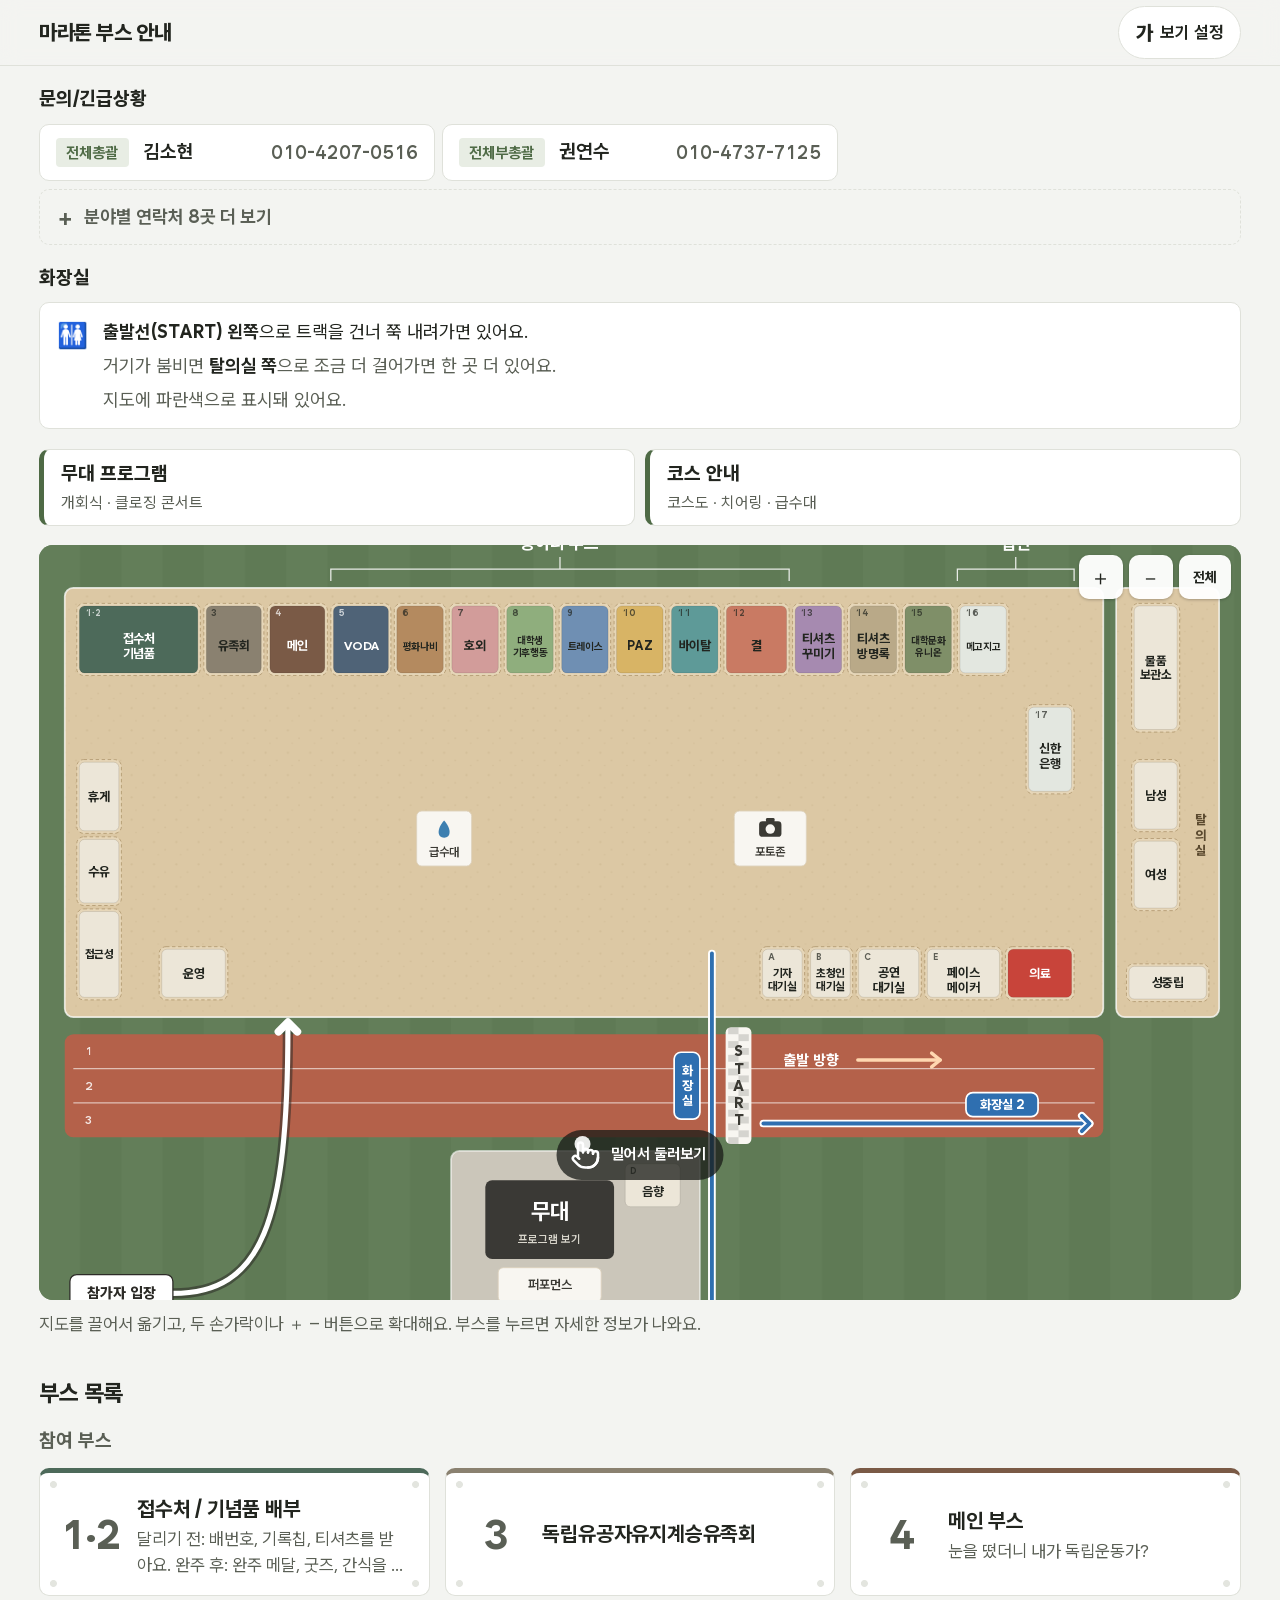
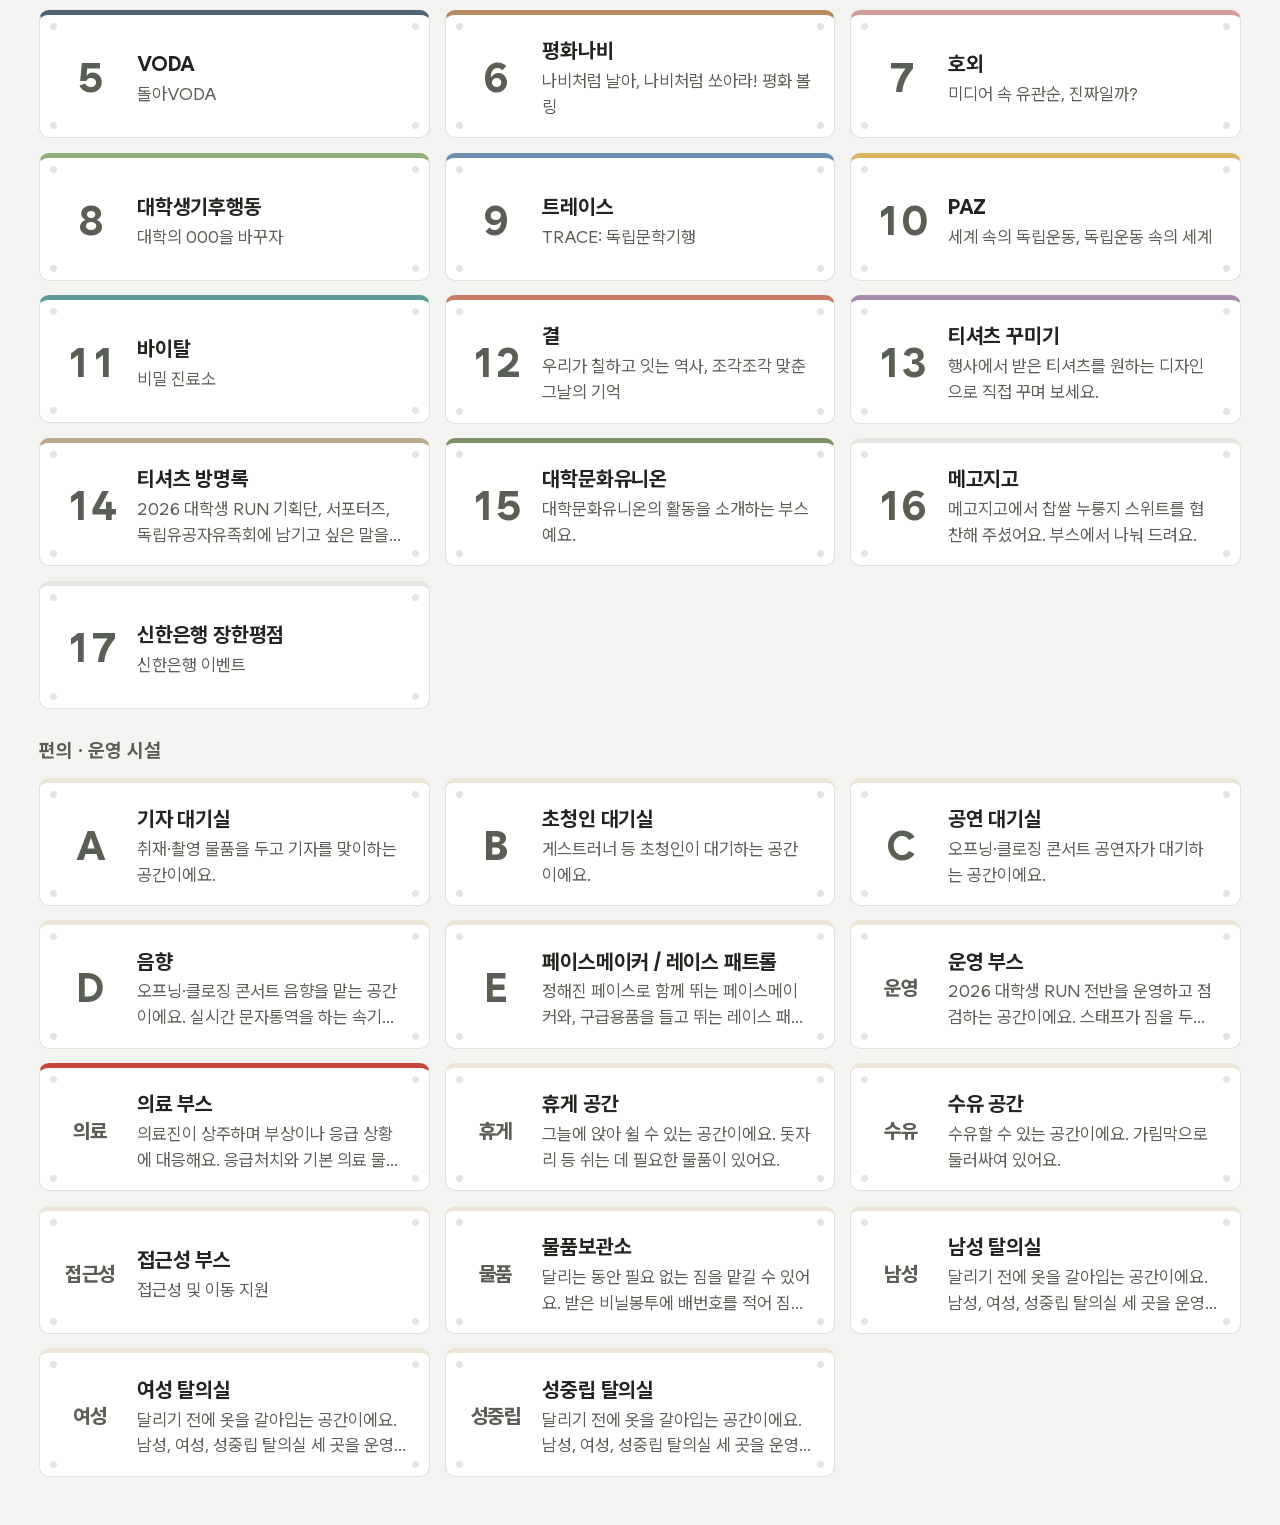
<file: frontend/index.html>
<!DOCTYPE html>
<html lang="ko">
<head>
  <meta charset="UTF-8" />
  <meta name="viewport" content="width=device-width, initial-scale=1.0, viewport-fit=cover" />
  <meta name="theme-color" content="#f3f4f1" media="(prefers-color-scheme: light)" />
  <meta name="theme-color" content="#161815" media="(prefers-color-scheme: dark)" />
  <title>마라톤 부스 안내</title>
  <link rel="stylesheet" href="fonts/wanted-sans/WantedSansVariable.css" />
  <script>
    // 보기 설정을 그리기 전에 먼저 적용 (깜빡임 방지)
    (function () {
      var d = document.documentElement, s = {};
      try { s = JSON.parse(localStorage.getItem('view-settings') || '{}'); } catch (e) {}
      d.dataset.size = s.size || 'md';
      d.dataset.contrast = s.contrast ? 'high' : 'normal';
      d.dataset.theme = s.theme || 'auto';
      var reduce = s.motion !== undefined ? s.motion : matchMedia('(prefers-reduced-motion: reduce)').matches;
      d.dataset.motion = reduce ? 'reduce' : 'normal';
    })();
  </script>
  <style>
    * { margin: 0; padding: 0; box-sizing: border-box; }

    :root {
      --page: #f3f4f1;
      --paper: #ffffff;
      --ink: #22251f;
      --ink-2: #5a5f55;
      --grass: #4e6a45;
      --line: #dfe1da;
      --hole: #e3e5df;
      --focus: #1d4ed8;
      --soft: #f1f2ee;
      --soft-2: #e4e6e0;
      --press: #f6f7f4;
      --role-bg: #e8ede4;
      --header-bg: rgba(243,244,241,0.92);
      --switch-off: #c9ccc4;
      --overlay: rgba(20,24,18,0.38);
      --here: #e5322d;
      color-scheme: light;
      --gutter: 1rem;
      --safe-bottom: env(safe-area-inset-bottom, 0px);
      --scale: 1;
    }
    /* 글자 크기: 화면 폭 따라 자동 + 기기 글자 설정 + 보기 설정 배율 */
    html {
      font-size: calc(clamp(1rem, 0.88rem + 0.75vw, 1.2rem) * var(--scale));
      -webkit-text-size-adjust: 100%;
      text-size-adjust: 100%;
    }
    html[data-size="lg"] { --scale: 1.15; }
    html[data-size="xl"] { --scale: 1.32; }

    /* 다크 모드: 직접 고른 경우 + '자동'이면 기기 설정 따라감 */
    html[data-theme="dark"] {
      --page: #161815;
      --paper: #1f221d;
      --ink: #e8eae4;
      --ink-2: #a8ada2;
      --grass: #a9c99a;
      --line: #343830;
      --hole: #2c3029;
      --focus: #8fb0ff;
      --soft: #2a2d27;
      --soft-2: #363a32;
      --press: #262922;
      --role-bg: #2c3a28;
      --header-bg: rgba(22,24,21,0.9);
      --switch-off: #4a4f45;
      --overlay: rgba(0,0,0,0.55);
      --here: #ff4d47;
      color-scheme: dark;
    }
    @media (prefers-color-scheme: dark) {
      html[data-theme="auto"] {
        --page: #161815;
        --paper: #1f221d;
        --ink: #e8eae4;
        --ink-2: #a8ada2;
        --grass: #a9c99a;
        --line: #343830;
        --hole: #2c3029;
        --focus: #8fb0ff;
        --soft: #2a2d27;
        --soft-2: #363a32;
        --press: #262922;
        --role-bg: #2c3a28;
        --header-bg: rgba(22,24,21,0.9);
        --switch-off: #4a4f45;
          --overlay: rgba(0,0,0,0.55);
        --here: #ff4d47;
          color-scheme: dark;
      }
    }

    html[data-contrast="high"] {
      --ink-2: #22251f;
      --line: #22251f;
      --hole: #9aa293;
      --page: #ffffff;
      --grass: #2f4a29;
    }
    html[data-contrast="high"][data-theme="dark"] {
      --grass: #cfe8c2;
      --ink-2: #ffffff;
      --ink: #ffffff;
      --line: #ffffff;
      --page: #000000;
      --paper: #111111;
    }
    @media (prefers-color-scheme: dark) {
      html[data-contrast="high"][data-theme="auto"] {
        --grass: #cfe8c2;
        --ink-2: #ffffff;
        --ink: #ffffff;
        --line: #ffffff;
        --page: #000000;
        --paper: #111111;
        }
    }

    html[data-motion="reduce"] *,
    html[data-motion="reduce"] *::before,
    html[data-motion="reduce"] *::after {
      transition-duration: 0.01ms !important;
      animation: none !important;
      scroll-behavior: auto !important;
    }

    body {
      font-family: 'Wanted Sans Variable', 'Wanted Sans', -apple-system, BlinkMacSystemFont, 'Apple SD Gothic Neo', 'Noto Sans KR', 'Malgun Gothic', sans-serif;
      font-feature-settings: 'tnum';
      -webkit-font-smoothing: antialiased;
      background: var(--page);
      color: var(--ink);
      line-height: 1.5;
      min-height: 100dvh;
      -webkit-tap-highlight-color: transparent;
    }

    button { font: inherit; color: inherit; background: none; border: none; cursor: pointer; }

    :focus-visible {
      outline: 3px solid var(--focus);
      outline-offset: 2px;
      border-radius: 4px;
    }

    .sr-only {
      position: absolute !important;
      width: 1px; height: 1px;
      overflow: hidden;
      clip: rect(0 0 0 0);
      white-space: nowrap;
    }

    .skip {
      position: absolute;
      left: 0.75rem;
      top: -100px;
      z-index: 1000;
      background: var(--paper);
      color: var(--ink);
      padding: 0.6rem 1rem;
      border: 2px solid var(--ink);
      border-radius: 6px;
      font-weight: 700;
    }
    .skip:focus { top: 0.75rem; }

    .container {
      width: 100%;
      max-width: 1240px;
      margin: 0 auto;
      padding: 0 var(--gutter);
    }

    /* ── 헤더: 잔디색 띠 ── */
    .header {
      position: sticky;
      top: 0;
      z-index: 50;
      background: var(--header-bg);
      backdrop-filter: blur(10px);
      -webkit-backdrop-filter: blur(10px);
      border-bottom: 1px solid var(--line);
    }
    .header .container {
      display: flex;
      align-items: center;
      justify-content: space-between;
      gap: 0.75rem;
      min-height: 3.4rem;
    }
    .header h1 {
      font-size: 1.1rem;
      font-weight: 750;
      letter-spacing: -0.02em;
    }
    .settings-btn {
      display: inline-flex;
      align-items: center;
      gap: 0.35rem;
      min-height: 2.75rem;
      padding: 0 0.85rem;
      border: 1px solid var(--line);
      background: var(--paper);
      border-radius: 99px;
      font-size: 0.875rem;
      font-weight: 650;
      color: var(--ink);
    }
    .settings-btn .glyph { font-size: 1.05rem; font-weight: 800; }
    .settings-btn[aria-expanded="true"] { background: var(--ink); color: var(--paper); border-color: var(--ink); }

    /* ── 보기 설정 ── */
    .settings {
      background: var(--paper);
      border-bottom: 1px solid var(--line);
    }
    .settings .container { padding-top: 1rem; padding-bottom: 1.1rem; }
    .settings-row { display: flex; flex-wrap: wrap; align-items: center; gap: 0.6rem 1rem; margin-bottom: 0.85rem; }
    .settings-row:last-child { margin-bottom: 0; }
    .settings-label { font-size: 0.95rem; font-weight: 700; min-width: 6.5rem; }
    .segmented { display: inline-flex; border: 1px solid var(--line); border-radius: 10px; overflow: hidden; background: var(--paper); }
    .segmented button {
      min-height: 2.75rem;
      padding: 0 0.9rem;
      font-weight: 650;
      border-left: 1px solid var(--line);
    }
    .segmented button:first-child { border-left: none; }
    .segmented button[aria-pressed="true"] { background: var(--ink); color: var(--paper); }
    #sizeButtons button:nth-child(1) { font-size: 0.9rem; }
    #sizeButtons button:nth-child(2) { font-size: 1.02rem; }
    #sizeButtons button:nth-child(3) { font-size: 1.15rem; }
    #themeButtons button { font-size: 0.95rem; }

    .switch {
      display: inline-flex;
      align-items: center;
      gap: 0.6rem;
      min-height: 2.75rem;
      font-weight: 650;
    }
    .switch .track {
      width: 3rem;
      height: 1.7rem;
      border-radius: 99px;
      background: var(--switch-off);
      position: relative;
      transition: background 0.2s ease;
      flex-shrink: 0;
    }
    .switch .track::after {
      content: '';
      position: absolute;
      top: 0.2rem;
      left: 0.2rem;
      width: 1.3rem;
      height: 1.3rem;
      border-radius: 50%;
      background: #fff;
      transition: transform 0.2s ease;
    }
    .switch[aria-checked="true"] .track { background: var(--grass); }
    .switch[aria-checked="true"] .track::after { transform: translateX(1.3rem); }

    /* ── 지도 ── */
    .map-section { padding-top: 1rem; }

    .map-wrap {
      position: relative;
      border-radius: 14px;
      overflow: hidden;
      background: #5f7a55;
      height: clamp(260px, 40vh, 400px);
    }
    @media (min-width: 760px) {
      .map-wrap { height: auto; aspect-ratio: 1400 / 880; }
    }

    .map-svg {
      display: block;
      width: 100%;
      height: 100%;
      touch-action: none;
      user-select: none;
      -webkit-user-select: none;
      cursor: grab;
    }
    .map-svg:focus-visible { outline: 4px solid #1d4ed8; outline-offset: -4px; }
    .map-svg.dragging { cursor: grabbing; }

    .stage-tile { cursor: pointer; outline: none; }
    .stage-tile:focus-visible rect { stroke: var(--focus); stroke-width: 4; }
    .zone { cursor: pointer; outline: none; transition: opacity 0.2s ease; }
    .zone-bg { stroke: rgba(0,0,0,0.12); stroke-width: 1; }
    .zone:focus-visible .zone-bg { stroke: #1d4ed8; stroke-width: 4; }
    .zone.active .zone-bg { stroke: #22251f; stroke-width: 3; }
    svg.has-active .zone:not(.active) { opacity: 0.4; }
    html[data-contrast="high"] .zone-bg { stroke: #22251f; stroke-width: 2; }
    html[data-contrast="high"] svg.has-active .zone:not(.active) { opacity: 0.55; }

    /* 지도 버튼: 글자 배율과 상관없이 44px (커지면 부스를 가림) */
    .map-controls {
      position: absolute;
      right: 10px;
      top: 10px;    /* 아래쪽엔 화장실·트랙 표시가 있어서 위로 */
      display: flex;
      gap: 6px;
    }
    .map-btn {
      width: 44px;
      height: 44px;
      border-radius: 10px;
      background: rgba(255,255,255,0.96);
      box-shadow: 0 1px 3px rgba(0,0,0,0.25);
      color: #22251f;
      font-size: 21px;
      font-weight: 500;
      line-height: 1;
      display: flex;
      align-items: center;
      justify-content: center;
    }
    .map-btn.text { width: 52px; font-size: 14px; font-weight: 700; }
    .map-btn:active { background: #e4e6e0; }

    /* 지금 여기 */
    .here-bar {
      display: flex;
      align-items: center;
      gap: 0.55rem;
      margin-top: 0.6rem;
      padding: 0.5rem 0.5rem 0.5rem 0.85rem;
      background: var(--paper);
      border: 1px solid var(--line);
      border-radius: 10px;
      font-weight: 650;
    }
    .here-bar #hereText { flex: 1; min-width: 0; }
    .here-bar button {
      min-height: 2.5rem;
      padding: 0 0.85rem;
      border-radius: 8px;
      background: var(--soft);
      font-size: 0.9rem;
      font-weight: 650;
      white-space: nowrap;
    }
    .here-dot {
      width: 0.75rem;
      height: 0.75rem;
      border-radius: 50%;
      background: var(--here);
      flex-shrink: 0;
    }
    .here-pulse {
      transform-box: fill-box;
      transform-origin: center;
      animation: here-pulse 1.4s ease-out infinite;
    }
    @keyframes here-pulse {
      0% { transform: scale(0.6); opacity: 0.75; }
      100% { transform: scale(2.6); opacity: 0; }
    }

    /* 손가락 힌트 */
    .map-hint {
      position: absolute;
      left: 50%;
      bottom: 16%;
      transform: translateX(-50%);
      display: flex;
      align-items: center;
      gap: 10px;
      padding: 10px 18px 10px 14px;
      border-radius: 999px;
      background: rgba(24, 26, 22, 0.74);
      color: #ffffff;
      font-size: 15px;
      font-weight: 650;
      white-space: nowrap;
      pointer-events: none;      /* 힌트 위를 눌러도 지도가 움직이게 */
      transition: opacity 0.35s ease;
    }
    .map-hint.gone { opacity: 0; }
    .hint-hand {
      position: relative;
      width: 30px;
      height: 30px;
      animation: hint-swipe 1.8s ease-in-out infinite;
    }
    .hint-hand svg { position: relative; display: block; }
    /* 손끝 깜빡임 */
    .hint-tap {
      position: absolute;
      left: 4px;
      top: -4px;
      width: 16px;
      height: 16px;
      border-radius: 50%;
      background: rgba(255, 255, 255, 0.9);
      animation: hint-tap 1.8s ease-out infinite;
    }
    @keyframes hint-swipe {
      0%, 100% { transform: translateX(-10px) rotate(-6deg); }
      50% { transform: translateX(12px) rotate(6deg); }
    }
    @keyframes hint-tap {
      0%, 45% { transform: scale(0.4); opacity: 0.9; }
      90%, 100% { transform: scale(1.9); opacity: 0; }
    }

    .map-caption {
      font-size: 0.9rem;
      color: var(--ink-2);
      margin-top: 0.6rem;
    }
    .map-missing {
      background: var(--paper);
      height: 100%;
      display: flex;
      align-items: center;
      justify-content: center;
      padding: 2rem;
      text-align: center;
      color: var(--ink-2);
    }

    /* ── 섹션 ── */
    .section { padding-top: 2rem; }
    .section h2 {
      font-size: 1.2rem;
      font-weight: 750;
      letter-spacing: -0.02em;
      margin-bottom: 0.85rem;
    }

    /* ── 배번표 카드 ── */
    .booth-grid {
      display: grid;
      grid-template-columns: 1fr;
      gap: 0.75rem;
      list-style: none;
    }
    @media (min-width: 640px) { .booth-grid { grid-template-columns: repeat(2, 1fr); } }
    @media (min-width: 980px) { .booth-grid { grid-template-columns: repeat(3, 1fr); } }

    .bib {
      --c: #ccc;
      position: relative;
      display: grid;
      grid-template-columns: 3.4rem 1fr;
      align-items: center;
      gap: 0.75rem;
      width: 100%;
      min-height: 5.2rem;
      padding: 1.05rem 1.1rem 0.85rem 0.9rem;
      text-align: left;
      border: 1px solid var(--line);
      border-top: 0.3rem solid var(--c);
      border-radius: 10px;
      /* 배번표 옷핀 구멍 네 개 */
      background:
        radial-gradient(circle at 0.7rem 0.6rem, var(--hole) 0.16rem, transparent 0.2rem),
        radial-gradient(circle at calc(100% - 0.7rem) 0.6rem, var(--hole) 0.16rem, transparent 0.2rem),
        radial-gradient(circle at 0.7rem calc(100% - 0.6rem), var(--hole) 0.16rem, transparent 0.2rem),
        radial-gradient(circle at calc(100% - 0.7rem) calc(100% - 0.6rem), var(--hole) 0.16rem, transparent 0.2rem),
        var(--paper);
    }
    .bib:active { background-color: var(--press); }
    .bib-no {
      font-size: 2.1rem;
      font-weight: 750;
      line-height: 1;
      letter-spacing: -0.04em;
      text-align: center;
      color: var(--ink-2);
    }
    .bib-no.glyph { font-size: 1.05rem; letter-spacing: -0.02em; word-break: keep-all; }
    .bib-name { display: block; font-size: 1.08rem; font-weight: 700; letter-spacing: -0.01em; }
    .bib-sub {
      display: -webkit-box;
      -webkit-line-clamp: 2;
      -webkit-box-orient: vertical;
      overflow: hidden;
      font-size: 0.9rem;
      color: var(--ink-2);
      margin-top: 0.15rem;
    }
    html[data-contrast="high"] .bib { border-width: 2px; border-color: var(--ink); }
    html[data-contrast="high"] .bib-no { color: var(--ink); }

    /* ── 안내 상자 (화장실 등) ── */
    .notice {
      display: flex;
      gap: 0.75rem;
      padding: 0.75rem 0.9rem;
      background: var(--paper);
      border: 1px solid var(--line);
      border-radius: 10px;
    }
    .notice-icon { font-size: 1.3rem; line-height: 1.4; flex-shrink: 0; }
    .notice-list { list-style: none; font-size: 0.95rem; line-height: 1.55; }
    .notice-list li + li { margin-top: 0.3rem; color: var(--ink-2); }
    .notice-list strong { color: var(--ink); font-weight: 700; }
    html[data-contrast="high"] .notice { border-color: var(--ink); }
    html[data-contrast="high"] .notice-list li + li { color: var(--ink); }

    /* ── 문의/긴급상황 (맨 위) ── */
    .contact { padding-top: 1rem; }
    .contact h2 { font-size: 1rem; font-weight: 750; margin-bottom: 0.5rem; }
    .staff-list {
      list-style: none;
      display: grid;
      grid-template-columns: 1fr;
      gap: 0.4rem;
    }
    @media (min-width: 640px) { .staff-list { grid-template-columns: repeat(2, 1fr); } }
    @media (min-width: 980px) { .staff-list { grid-template-columns: repeat(3, 1fr); } }
    .staff-row {
      display: flex;
      flex-wrap: wrap;
      align-items: center;
      gap: 0.4rem 0.75rem;
      min-height: 3rem;
      padding: 0.55rem 0.8rem;
      background: var(--paper);
      border: 1px solid var(--line);
      border-radius: 10px;
      text-decoration: none;
      color: var(--ink);
    }
    a.staff-row:active { background: var(--press); }
    .staff-role {
      font-size: 0.8rem;
      font-weight: 650;
      color: var(--grass);
      background: var(--role-bg);
      padding: 0.15rem 0.55rem;
      border-radius: 4px;
      white-space: nowrap;
    }
    .staff-name { font-size: 1rem; font-weight: 650; }
    html[data-contrast="high"] .staff-role {
      background: transparent;
      color: var(--ink);
      box-shadow: inset 0 0 0 1.5px var(--ink);
    }
    .staff-phone { margin-left: auto; font-size: 0.95rem; color: var(--ink-2); white-space: nowrap; font-weight: 600; }
    .staff-duty { flex-basis: 100%; font-size: 0.85rem; line-height: 1.4; color: var(--ink-2); }
    html[data-contrast="high"] .staff-duty { color: var(--ink); }
    .more-contacts { margin-top: 0.4rem; }
    .more-contacts summary {
      display: flex;
      align-items: center;
      gap: 0.5rem;
      min-height: 2.9rem;
      padding: 0.5rem 0.8rem;
      border: 1px dashed var(--line);
      border-radius: 10px;
      font-size: 0.95rem;
      font-weight: 650;
      color: var(--ink-2);
      cursor: pointer;
      list-style: none;
    }
    .more-contacts summary::-webkit-details-marker { display: none; }
    .more-contacts summary::before { content: '+'; font-size: 1.15rem; line-height: 1; width: 1rem; text-align: center; }
    .more-contacts[open] summary::before { content: '−'; }
    .more-contacts[open] summary { margin-bottom: 0.4rem; }
    html[data-contrast="high"] .more-contacts summary { border: 2px solid var(--ink); color: var(--ink); }

    /* ── 무대 프로그램 / 코스 안내 버튼 ── */
    .quick { padding-top: 1rem; display: grid; grid-template-columns: 1fr 1fr; gap: 0.5rem; }
    .quick-btn {
      display: flex;
      flex-direction: column;
      align-items: flex-start;
      justify-content: center;
      min-height: 3.6rem;
      padding: 0.55rem 0.9rem;
      text-align: left;
      background: var(--paper);
      border: 1px solid var(--line);
      border-left: 0.3rem solid var(--grass);
      border-radius: 10px;
      color: var(--ink);
    }
    .quick-btn:active { background: var(--press); }
    .quick-btn b { font-size: 1rem; font-weight: 750; }
    .quick-btn span { font-size: 0.82rem; color: var(--ink-2); margin-top: 0.1rem; }
    html[data-contrast="high"] .quick-btn { border: 2px solid var(--ink); border-left-width: 0.3rem; }
    html[data-contrast="high"] .quick-btn span { color: var(--ink); }

    /* ── 안내 패널 (무대 · 코스) ── */
    dialog.panel {
      position: fixed;
      inset: auto 0 0 0;
      margin: 0;
      width: 100%;
      max-width: 100%;
      max-height: 88dvh;
      padding: 0;
      border: 0;
      border-top: 0.3rem solid var(--grass);
      border-radius: 16px 16px 0 0;
      background: var(--paper);
      color: var(--ink);
      box-shadow: 0 -8px 30px rgba(0,0,0,0.18);
    }
    dialog.panel[open] { display: flex; flex-direction: column; animation: panel-up 0.3s cubic-bezier(0.22, 1, 0.36, 1); }
    dialog.panel::backdrop { background: var(--overlay); }
    @keyframes panel-up { from { transform: translateY(40px); opacity: 0; } }
    html[data-motion="reduce"] dialog.panel[open] { animation: none; }
    @media (min-width: 760px) {
      dialog.panel { inset: auto auto 0 50%; transform: translateX(-50%); width: 34rem; max-width: calc(100% - 2rem); }
      @keyframes panel-up { from { transform: translate(-50%, 40px); opacity: 0; } }
    }
    .panel-head { display: flex; align-items: center; gap: 0.75rem; padding: 0.9rem 0.9rem 0.6rem 1.1rem; }
    .panel-head h2 { flex: 1; font-size: 1.3rem; font-weight: 750; letter-spacing: -0.02em; }
    .panel-body { overflow-y: auto; overscroll-behavior: contain; padding: 0 1.1rem calc(1.4rem + var(--safe-bottom)); }
    .program + .program { margin-top: 1.4rem; }
    .program h3 { display: flex; align-items: baseline; gap: 0.6rem; font-size: 1.05rem; font-weight: 750; margin-bottom: 0.5rem; }
    .program h3 time { font-size: 0.9rem; font-weight: 650; color: var(--ink-2); font-variant-numeric: tabular-nums; }
    .steps { list-style: none; counter-reset: step; border-left: 2px solid var(--line); margin-left: 0.7rem; }
    .steps > li {
      counter-increment: step;
      position: relative;
      padding: 0.35rem 0 0.35rem 1.3rem;
      font-size: 1rem;
      line-height: 1.5;
    }
    .steps > li::before {
      content: counter(step);
      position: absolute;
      left: -0.8rem;
      top: 0.42rem;
      width: 1.5rem;
      height: 1.5rem;
      border-radius: 50%;
      background: var(--paper);
      border: 2px solid var(--grass);
      font-size: 0.75rem;
      font-weight: 750;
      line-height: 1.2rem;
      text-align: center;
      color: var(--ink);
    }
    .steps .detail { list-style: none; margin-top: 0.3rem; font-size: 0.9rem; color: var(--ink-2); }
    .steps .detail li { padding-left: 0.9rem; position: relative; }
    .steps .detail li::before { content: '·'; position: absolute; left: 0.2rem; font-weight: 800; }
    html[data-contrast="high"] .steps .detail { color: var(--ink); }
    .course-map { position: relative; display: block; border-radius: 10px; overflow: hidden; border: 1px solid var(--line); }
    .course-map img { display: block; width: 100%; height: auto; }
    .course-map span {
      position: absolute; right: 0.5rem; bottom: 0.5rem;
      padding: 0.3rem 0.6rem; border-radius: 6px;
      background: rgba(20,24,18,0.75); color: #fff; font-size: 0.8rem; font-weight: 650;
    }
    .course-facts { list-style: none; display: grid; grid-template-columns: 1fr 1fr; gap: 0.4rem; margin-top: 0.8rem; }
    .course-facts li { padding: 0.55rem 0.75rem; border: 1px solid var(--line); border-radius: 10px; }
    .course-facts b { display: block; font-size: 0.82rem; font-weight: 650; color: var(--ink-2); }
    .course-facts span { font-size: 0.98rem; font-weight: 650; }
    html[data-contrast="high"] .course-facts li, html[data-contrast="high"] .course-map { border: 2px solid var(--ink); }
    html[data-contrast="high"] .course-facts b { color: var(--ink); }
    .panel-note + .program { margin-top: 1.2rem; }
    .course-list { list-style: none; display: grid; gap: 0.5rem; }
    .course-list li { display: flex; gap: 0.75rem; align-items: flex-start; padding: 0.7rem 0.85rem; border: 1px solid var(--line); border-radius: 10px; }
    .course-list .icon { font-size: 1.2rem; line-height: 1.4; flex-shrink: 0; }
    .course-list b { display: block; font-weight: 700; }
    .course-list span { font-size: 0.9rem; color: var(--ink-2); }
    .panel-note { margin-top: 1rem; font-size: 0.92rem; line-height: 1.55; color: var(--ink-2); }
    html[data-contrast="high"] .course-list li { border: 2px solid var(--ink); }
    html[data-contrast="high"] .course-list span, html[data-contrast="high"] .panel-note { color: var(--ink); }
    .booth-group + .booth-group { margin-top: 1.5rem; }
    .booth-group h3 { font-size: 1rem; font-weight: 700; color: var(--ink-2); margin-bottom: 0.6rem; }
    html[data-contrast="high"] .booth-group h3 { color: var(--ink); }

    .page-end { height: calc(2.5rem + var(--safe-bottom)); }

    /* ── 상세 시트 ── */
    .overlay {
      position: fixed;
      inset: 0;
      background: var(--overlay);
      z-index: 200;
      opacity: 0;
      pointer-events: none;
      transition: opacity 0.25s ease;
    }
    .overlay.show { opacity: 1; pointer-events: auto; }

    .sheet {
      --c: #ccc;
      position: fixed;
      left: 0;
      right: 0;
      bottom: 0;
      z-index: 300;
      max-height: 88dvh;
      display: flex;
      flex-direction: column;
      background: var(--paper);
      border-top: 0.3rem solid var(--c);
      border-radius: 16px 16px 0 0;
      box-shadow: 0 -8px 30px rgba(0,0,0,0.18);
      transform: translateY(105%);
      visibility: hidden;
      transition: transform 0.3s cubic-bezier(0.22, 1, 0.36, 1), visibility 0s linear 0.3s;
    }
    .sheet.show {
      transform: translateY(0);
      visibility: visible;
      transition: transform 0.3s cubic-bezier(0.22, 1, 0.36, 1), visibility 0s;
    }
    .sheet.dragging { transition: none; }
    @media (min-width: 760px) {
      .sheet { left: 50%; right: auto; width: 34rem; max-width: calc(100% - 2rem); transform: translate(-50%, 105%); }
      .sheet.show { transform: translate(-50%, 0); }
    }

    .sheet-grab {
      flex-shrink: 0;
      touch-action: none;
      padding: 0.55rem 0.9rem 0.8rem 1.1rem;
      cursor: grab;
    }
    .sheet-handle {
      width: 2.6rem;
      height: 0.3rem;
      border-radius: 3px;
      background: var(--soft-2);
      margin: 0 auto 0.75rem;
    }
    .sheet-head { display: flex; align-items: center; gap: 0.85rem; }
    .sheet-no {
      font-size: 2.4rem;
      font-weight: 750;
      line-height: 1;
      letter-spacing: -0.04em;
      color: var(--ink-2);
      min-width: 2.6rem;
      text-align: center;
    }
    .sheet-no.glyph { font-size: 1.1rem; word-break: keep-all; }
    .sheet-title { flex: 1; min-width: 0; }
    .sheet-title h2 { font-size: 1.3rem; font-weight: 750; letter-spacing: -0.02em; line-height: 1.25; }
    .sheet-title p { font-size: 0.9rem; color: var(--ink-2); margin-top: 0.1rem; }

    .icon-btn {
      width: 2.75rem;
      height: 2.75rem;
      border-radius: 50%;
      background: var(--soft);
      display: flex;
      align-items: center;
      justify-content: center;
      font-size: 1rem;
      font-weight: 600;
      flex-shrink: 0;
    }
    .icon-btn:active { background: var(--soft-2); }

    .sheet-body {
      overflow-y: auto;
      overscroll-behavior: contain;
      -webkit-overflow-scrolling: touch;
      padding: 0.25rem 1.1rem calc(1.4rem + var(--safe-bottom));
    }
    .sheet-section { margin-bottom: 1.25rem; }
    .sheet-section h3 { font-size: 0.875rem; font-weight: 650; color: var(--ink-2); margin-bottom: 0.3rem; }
    .sheet-section p { font-size: 1.02rem; line-height: 1.65; white-space: pre-line; }
    .rich > * + * { margin-top: 0.6rem; }
    .rich ul { list-style: none; font-size: 1.02rem; line-height: 1.55; }
    .rich li { position: relative; padding-left: 1rem; }
    .rich li + li { margin-top: 0.35rem; }
    .rich li::before { content: ''; position: absolute; left: 0.2rem; top: 0.7em; width: 0.35rem; height: 0.35rem; border-radius: 50%; background: var(--ink-2); }
    html[data-contrast="high"] .rich li::before { background: var(--ink); }

    .mini-map {
      border-radius: 10px;
      overflow: hidden;
      aspect-ratio: 12 / 5;
      background: #5f7a55;
    }
    .mini-map svg { display: block; width: 100%; height: 100%; pointer-events: none; }

    .links { list-style: none; }
    .info-row {
      display: flex;
      align-items: center;
      gap: 0.75rem;
      min-height: 3.2rem;
      padding: 0.6rem 0.85rem;
      border: 1px solid var(--line);
      border-radius: 10px;
      margin-bottom: 0.5rem;
      text-decoration: none;
      color: var(--ink);
      font-weight: 600;
    }
    .info-row:active { background: var(--press); }
    .info-row .icon { font-size: 1.15rem; width: 1.6rem; text-align: center; flex-shrink: 0; }
    .info-row .ext { margin-left: auto; font-size: 0.8rem; color: var(--ink-2); font-weight: 600; }

    .sheet-nav { display: flex; gap: 0.5rem; margin-top: 0.25rem; }
    .sheet-nav button {
      flex: 1;
      min-height: 3rem;
      border-radius: 10px;
      background: var(--soft);
      font-weight: 650;
      font-size: 0.95rem;
    }
    .sheet-nav button:active { background: var(--soft-2); }
    .sheet-nav button:disabled { opacity: 0.35; cursor: default; }

    /* ── 로딩 ── */
    .loading {
      position: fixed;
      inset: 0;
      display: flex;
      align-items: center;
      justify-content: center;
      background: var(--page);
      z-index: 999;
      transition: opacity 0.3s ease;
      color: var(--ink-2);
      font-weight: 600;
    }
    .loading.hide { opacity: 0; pointer-events: none; }

    [hidden] { display: none !important; }

    /* ═══ 이스터에그: 구성주의 포스터 (제목 4초 안에 10번 탭 / ?egg=marx) ═══ */
    html[data-egg="marx"] {
      --page: #efe3c8;
      --paper: #f7eedb;
      --ink: #1a1414;
      --ink-2: #3d2f2a;
      --grass: #b3121f;
      --line: #1a1414;
      --hole: #c9b48f;
      --soft: #e6d6b4;
      --soft-2: #d9c59c;
      --press: #eadbbb;
      --role-bg: #b3121f;
      --header-bg: #b3121f;
      --switch-off: #a8957a;
      --focus: #1a1414;
      --egg-red: #b3121f;
      color-scheme: light;
    }
    /* 이스터에그 + 고대비: 다크 고대비 색이 섞이지 않게 포스터 안에서 대비만 올림 */
    html[data-egg="marx"][data-contrast="high"] {
      --page: #f7eedb;
      --paper: #ffffff;
      --ink: #000000;
      --ink-2: #000000;
      --line: #000000;
      --grass: #b3121f;
      --hole: #9a8466;
    }
    html[data-egg="marx"] body {
      background:
        repeating-linear-gradient(-35deg, transparent 0 46px, rgba(179,18,31,0.08) 46px 92px),
        var(--page);
    }
    html[data-egg="marx"] .header { backdrop-filter: none; border-bottom: 4px solid var(--ink); }
    html[data-egg="marx"] .header h1 { color: #f7eedb; font-weight: 900; letter-spacing: -0.03em; }
    html[data-egg="marx"] .header h1::before { content: '☭ '; color: #f2c230; }
    html[data-egg="marx"] .settings-btn { background: transparent; color: #f7eedb; border: 2px solid #f7eedb; }

    .egg-banner {
      margin: 1rem 0 0;
      padding: 0.7rem 1rem;
      background: var(--ink);
      color: #f7eedb;
      font-size: 1.15rem;
      font-weight: 900;
      letter-spacing: -0.02em;
      text-align: center;
      transform: rotate(-2.2deg);
      box-shadow: 8px 8px 0 var(--egg-red, #b3121f);
    }
    .egg-banner span::before, .egg-banner span::after { content: ' ★ '; color: #f2c230; }
    .egg-banner { margin-bottom: 1.1rem; min-height: 5.6rem; display: flex; align-items: center; justify-content: center; }
    /* 넓은 화면은 띠가 길어서 기울기 줄임 (끝이 처져서 아래 제목을 가리지 않게) */
    @media (min-width: 1000px) { .egg-banner { transform: rotate(-0.9deg); margin-bottom: 1.3rem; min-height: 3.4rem; } }
    #eggSlogan { transition: opacity 0.3s ease; }
    #eggSlogan.swap { opacity: 0; }
    .egg-links { display: flex; justify-content: center; margin-bottom: 0.4rem; }
    .egg-link {
      display: inline-flex;
      align-items: center;
      min-height: 2.75rem;
      padding: 0 1.1rem;
      background: #b3121f;
      color: #f7eedb;
      font-weight: 800;
      text-decoration: none;
      border: 2px solid #1a1414;
      box-shadow: 4px 4px 0 #1a1414;
    }
    .egg-link:active { transform: translate(2px, 2px); box-shadow: 2px 2px 0 #1a1414; }

    /* 북한 선전 포스터풍 글씨 (Black Han Sans, 켤 때만 불러옴) */
    html[data-egg="marx"] .header h1,
    html[data-egg="marx"] .egg-banner,
    html[data-egg="marx"] .egg-link,
    html[data-egg="marx"] .section h2,
    html[data-egg="marx"] .bib-no,
    html[data-egg="marx"] .bib-name,
    html[data-egg="marx"] .sheet-title h2,
    html[data-egg="marx"] .sheet-no,
    html[data-egg="marx"] .egg-toast,
    html[data-egg="marx"] .zone text {
      font-family: 'Black Han Sans', 'Wanted Sans Variable', sans-serif;
      font-weight: 400;
      letter-spacing: -0.01em;
    }
    html[data-egg="marx"] .egg-banner { font-size: clamp(1.05rem, 4.6vw, 1.3rem); }
    html[data-egg="marx"] .bib-no::after { content: '호'; font-size: 0.45em; margin-left: 1px; }

    /* 지도 구석 '인민 광장' 도장 */
    html[data-egg="marx"] .map-wrap::after {
      content: '인민 광장';
      position: absolute;
      left: 12px;
      bottom: 14px;
      padding: 4px 10px;
      border: 3px solid #b3121f;
      color: #b3121f;
      background: rgba(247, 238, 219, 0.82);
      font-family: 'Black Han Sans', sans-serif;
      font-size: 18px;
      transform: rotate(-8deg);
      pointer-events: none;
    }

    html[data-egg="marx"] .section h2,
    html[data-egg="marx"] .contact h2 {
      border-left: 0.45rem solid var(--ink);
      padding-left: 0.5rem;
    }
    html[data-egg="marx"] .section h2 { color: var(--egg-red); }
    /* 문의/긴급상황·화장실 제목은 실용 정보라 원래 폰트·검은 글씨 그대로 */
    html[data-egg="marx"] .contact h2 { color: var(--ink); font-weight: 800; }
    html[data-egg="marx"] .bib {
      --c: var(--egg-red) !important;
      border: 2px solid var(--ink);
      border-top: 0.55rem solid var(--egg-red);
      border-radius: 0;
      box-shadow: 5px 5px 0 var(--ink);
    }
    html[data-egg="marx"] .bib-no { color: var(--egg-red); font-weight: 900; }
    html[data-egg="marx"] .staff-row,
    html[data-egg="marx"] .notice,
    html[data-egg="marx"] .here-bar { border: 2px solid var(--ink); border-radius: 0; }
    html[data-egg="marx"] .staff-role { background: var(--egg-red); color: #f7eedb; box-shadow: none; border-radius: 0; }
    html[data-egg="marx"] .map-wrap { border: 3px solid var(--ink); border-radius: 0; box-shadow: 8px 8px 0 var(--egg-red); }
    html[data-egg="marx"] .map-svg { filter: sepia(0.45) saturate(1.25) contrast(1.05); }
    html[data-egg="marx"] .zone-bg { fill: #b3121f; stroke: #1a1414; stroke-width: 2; }
    html[data-egg="marx"] .zone:nth-child(even) .zone-bg { fill: #1a1414; }
    html[data-egg="marx"] .zone text { fill: #f7eedb; }
    html[data-egg="marx"] .map-hint { background: var(--egg-red); border-radius: 0; }
    html[data-egg="marx"] .sheet { border-top-color: var(--egg-red) !important; border-radius: 0; }
    html[data-egg="marx"] .sheet-no { color: var(--egg-red); font-weight: 900; }

    .egg-toast {
      position: fixed;
      left: 50%;
      bottom: calc(1.5rem + var(--safe-bottom));
      transform: translate(-50%, 20px);
      z-index: 500;
      padding: 0.7rem 1.1rem;
      background: #1a1414;
      color: #f7eedb;
      font-weight: 750;
      font-size: 0.95rem;
      white-space: nowrap;
      opacity: 0;
      pointer-events: none;
      transition: opacity 0.25s ease, transform 0.25s ease;
    }
    .egg-toast.show { opacity: 1; transform: translate(-50%, 0); }
  </style>
</head>
<body>
  <a class="skip" href="#booths">부스 목록으로 바로가기</a>
  <div class="egg-toast" id="eggToast" role="status" aria-live="polite"></div>
  <div class="loading" id="loading" role="status">부스 정보를 불러오는 중이에요</div>

  <header class="header" id="header">
    <div class="container">
      <h1 id="siteTitle">마라톤 부스 안내</h1>
      <button class="settings-btn" id="settingsBtn" aria-expanded="false" aria-controls="settings">
        <span class="glyph" aria-hidden="true">가</span> 보기 설정
      </button>
    </div>
  </header>

  <!-- 보기 설정 (접근성) -->
  <section class="settings" id="settings" aria-labelledby="settingsTitle" hidden>
    <div class="container">
      <h2 class="sr-only" id="settingsTitle">보기 설정</h2>
      <div class="settings-row" role="group" aria-labelledby="sizeLabel">
        <span class="settings-label" id="sizeLabel">글자 크기</span>
        <div class="segmented" id="sizeButtons">
          <button data-size="md" aria-pressed="false">보통</button>
          <button data-size="lg" aria-pressed="false">크게</button>
          <button data-size="xl" aria-pressed="false">아주 크게</button>
        </div>
      </div>
      <div class="settings-row" role="group" aria-labelledby="themeLabel">
        <span class="settings-label" id="themeLabel">화면</span>
        <div class="segmented" id="themeButtons">
          <button data-theme="auto" aria-pressed="false">자동</button>
          <button data-theme="light" aria-pressed="false">라이트</button>
          <button data-theme="dark" aria-pressed="false">다크</button>
        </div>
      </div>
      <div class="settings-row">
        <button class="switch" id="contrastSwitch" role="switch" aria-checked="false">
          <span class="track" aria-hidden="true"></span> 고대비
        </button>
        <button class="switch" id="motionSwitch" role="switch" aria-checked="false">
          <span class="track" aria-hidden="true"></span> 움직임 줄이기
        </button>
      </div>
    </div>
  </section>

  <main id="main">
    <!-- 이스터에그 띠 (제목 10번 탭) -->
    <div class="egg-wrap" id="eggBanner" hidden>
      <div class="egg-banner"><span id="eggSlogan">만국의 방문자여, 부스로 단결하라!</span></div>
      <div class="container egg-links">
        <a class="egg-link" href="https://www.marxists.org/korean/marx/communist-manifesto/index.htm" target="_blank" rel="noopener"
           aria-label="공산당 선언 한국어 전문 읽기, 마르크스주의 인터넷 아카이브, 새 창에서 열림">☭ 공산당 선언 읽기</a>
      </div>
    </div>
    <!-- 문의 / 긴급상황 -->
    <section class="contact container" id="staffSection" aria-labelledby="staffTitle" hidden>
      <h2 id="staffTitle">문의/긴급상황</h2>
      <ul class="staff-list" id="staffList"></ul>
      <details class="more-contacts" id="moreContacts" hidden>
        <summary id="moreContactsLabel">분야별 연락처 더 보기</summary>
        <ul class="staff-list" id="staffMore"></ul>
      </details>
    </section>

    <!-- 화장실 -->
    <section class="contact container" aria-labelledby="toiletTitle">
      <h2 id="toiletTitle">화장실</h2>
      <div class="notice">
        <span class="notice-icon" aria-hidden="true">🚻</span>
        <ol class="notice-list">
          <li><strong>출발선(START) 왼쪽</strong>으로 트랙을 건너 쭉 내려가면 있어요.</li>
          <li>거기가 붐비면 <strong>탈의실 쪽</strong>으로 조금 더 걸어가면 한 곳 더 있어요.</li>
          <li>지도에 파란색으로 표시돼 있어요.</li>
        </ol>
      </div>
    </section>

    <!-- 무대 프로그램 / 코스 안내 -->
    <nav class="quick container" aria-label="행사 안내">
      <button class="quick-btn" id="stageBtn" aria-haspopup="dialog"><b>무대 프로그램</b><span>개회식 · 클로징 콘서트</span></button>
      <button class="quick-btn" id="courseBtn" aria-haspopup="dialog"><b>코스 안내</b><span>코스도 · 치어링 · 급수대</span></button>
    </nav>

    <!-- 지도 -->
    <section class="map-section container" aria-labelledby="mapTitle">
      <h2 class="sr-only" id="mapTitle">행사장 배치도</h2>
      <div class="map-wrap" id="mapWrap">
        <div class="map-controls" id="mapControls" hidden>
          <button class="map-btn" id="zoomIn" aria-label="지도 확대">＋</button>
          <button class="map-btn" id="zoomOut" aria-label="지도 축소">－</button>
          <button class="map-btn text" id="zoomAll" aria-label="행사장 전체 보기">전체</button>
        </div>
        <!-- 처음 만지기 전까지 뜨는 손가락 힌트 (장식, 터치는 통과) -->
        <div class="map-hint" id="mapHint" aria-hidden="true" hidden>
          <span class="hint-hand">
            <span class="hint-tap"></span>
            <!-- 손가락 아이콘: Lucide 'pointer' (ISC License) -->
            <svg viewBox="0 0 24 24" width="30" height="30" fill="none" stroke="currentColor" stroke-width="2" stroke-linecap="round" stroke-linejoin="round">
              <path d="M22 14a8 8 0 0 1-8 8"/><path d="M18 11v-1a2 2 0 0 0-2-2a2 2 0 0 0-2 2"/><path d="M14 10V9a2 2 0 0 0-2-2a2 2 0 0 0-2 2v1"/><path d="M10 9.5V4a2 2 0 0 0-2-2a2 2 0 0 0-2 2v10"/><path d="M18 11a2 2 0 1 1 4 0v3a8 8 0 0 1-8 8h-2c-2.8 0-4.5-.86-5.99-2.34l-3.6-3.6a2 2 0 0 1 2.83-2.82L7 15"/>
            </svg>
          </span>
          <span class="hint-text">밀어서 둘러보기</span>
        </div>
      </div>
      <div class="here-bar" id="hereBar" hidden>
        <span class="here-dot" aria-hidden="true"></span>
        <span id="hereText" role="status"></span>
        <button id="hereBtn">내 위치 보기</button>
      </div>
      <p class="map-caption" id="mapCaption">지도를 끌어서 옮기고, 두 손가락이나 ＋ − 버튼으로 확대해요. 부스를 누르면 자세한 정보가 나와요.</p>
      <p class="sr-only" id="mapKeys">키보드로는 지도를 선택한 뒤 화살표 키로 옮기고, 더하기와 빼기 키로 확대·축소할 수 있어요. 부스 정보는 아래 부스 목록에서도 볼 수 있어요.</p>
    </section>

    <!-- 부스 목록 -->
    <section class="section container" id="booths" tabindex="-1" aria-labelledby="boothsTitle" hidden>
      <h2 id="boothsTitle">부스 목록</h2>
      <div id="boothGroups"></div>
    </section>

    <div class="page-end"></div>
  </main>

  <!-- 상세 시트 -->
  <div class="overlay" id="overlay" aria-hidden="true"></div>
  <div class="sheet" id="sheet" role="dialog" aria-modal="true" aria-labelledby="sheetName" aria-describedby="sheetDescription">
    <div class="sheet-grab" id="sheetGrab">
      <div class="sheet-handle" aria-hidden="true"></div>
      <div class="sheet-head">
        <div class="sheet-no" id="sheetNo" aria-hidden="true"></div>
        <div class="sheet-title">
          <h2 id="sheetName"></h2>
          <p id="sheetBooth"></p>
        </div>
        <button class="icon-btn" id="sheetClose" aria-label="닫기">✕</button>
      </div>
    </div>

    <div class="sheet-body" id="sheetBody">
      <section class="sheet-section" id="sheetActivitySection">
        <h3>부스 활동</h3>
        <div class="rich" id="sheetActivity"></div>
      </section>
      <section class="sheet-section">
        <h3>소개</h3>
        <div class="rich" id="sheetDescription"></div>
      </section>
      <section class="sheet-section" id="sheetMapSection">
        <h3>위치</h3>
        <div class="mini-map" id="miniMap" role="img"></div>
      </section>
      <section class="sheet-section" id="sheetContactSection">
        <h3>SNS</h3>
        <ul class="links" id="sheetLinks"></ul>
      </section>
      <nav class="sheet-nav" aria-label="다른 부스">
        <button id="sheetPrev">이전 부스</button>
        <button id="sheetNext">다음 부스</button>
      </nav>
    </div>
  </div>

  <!-- 무대 프로그램 -->
  <dialog class="panel" id="stagePanel" aria-labelledby="stagePanelTitle">
    <div class="panel-head">
      <h2 id="stagePanelTitle">무대 프로그램</h2>
      <button class="icon-btn" data-close aria-label="닫기">✕</button>
    </div>
    <div class="panel-body">
      <section class="program" aria-labelledby="openingTitle">
        <h3 id="openingTitle">개회식 <time>07:50 ~ 08:25</time></h3>
        <ol class="steps">
          <li>오프닝</li>
          <li>주최단체 인사말 및 기부 증서 전달</li>
          <li>외빈 축사</li>
          <li>대학생 대표 축사</li>
          <li>행사 일정 안내</li>
          <li>스트레칭 진행</li>
        </ol>
      </section>
      <section class="program" aria-labelledby="closingTitle">
        <h3 id="closingTitle">클로징 콘서트 <time>09:28 ~ 10:30</time></h3>
        <ol class="steps">
          <li>오프닝</li>
          <li>치어리딩 퍼포먼스팀 유니스 공연</li>
          <li>싱어송라이터 변재환 공연</li>
          <li>기획공연: 대학생 플래시몹 (드림하이 플래시몹)</li>
          <li>시상식
            <ul class="detail">
              <li>첫 골인 러너</li>
              <li>411번째로 골인한 러너 — 대한민국 임시정부 수립일(1919년 4월 11일)</li>
              <li>81번째로 골인한 러너 — 광복 81주년</li>
              <li>추첨 3명 — 부스 참여 스탬프 응모권 제출</li>
            </ul>
          </li>
          <li>마무리 퍼포먼스</li>
        </ol>
      </section>
    </div>
  </dialog>

  <!-- 코스 안내 -->
  <dialog class="panel" id="coursePanel" aria-labelledby="coursePanelTitle">
    <div class="panel-head">
      <h2 id="coursePanelTitle">코스 안내</h2>
      <button class="icon-btn" data-close aria-label="닫기">✕</button>
    </div>
    <div class="panel-body">
      <a class="course-map" href="course.webp" target="_blank" rel="noopener" aria-label="2026 대학생런 코스도 크게 보기, 새 창에서 열림">
        <img src="course.webp" width="612" height="815" loading="lazy"
             alt="2026 대학생런 코스도. 안양천 축구장에서 출발해 북쪽으로 올라가 5km 반환점을 지나고, 남동쪽으로 이어져 10km 반환점까지 가는 코스. 치어링 지점 1번부터 6번, 급수대와 구급차 위치가 표시되어 있음.">
        <span>눌러서 크게 보기</span>
      </a>
      <ul class="course-facts">
        <li><b>출발 · 도착</b><span>안양천 축구장</span></li>
        <li><b>반환점</b><span>5km, 10km</span></li>
        <li><b>급수대</b><span>2.5km, 5km 지점</span></li>
        <li><b>구급차</b><span>대회장 2 · 코스 2</span></li>
      </ul>
      <p class="panel-note">모든 구간이 자전거도로와 산책로예요.</p>
      <section class="program" aria-labelledby="cheerTitle">
        <h3 id="cheerTitle">코스 치어링</h3>
        <ol class="steps">
          <li>1910~20년대 독립운동</li>
          <li>1930~40년대 독립운동 + 광복</li>
          <li>러닝 응원 메시지</li>
          <li>현재 청년들의 삶을 응원하는 메시지</li>
          <li>어둠 속에서도 달리는 사람들을 응원하는 메시지</li>
          <li>독립운동의 역사를 기억하고 우리가 이어 간다는 메시지</li>
        </ol>
      </section>
    </div>
  </dialog>

  <script>
    // 데이터는 index.html 옆 site_data.json 을 직접 읽음 → frontend 폴더만 정적 호스팅해도 뜸.
    // 그 파일이 없을 때만 백엔드 API(/booths, /staff)로 한 번 더 시도.
    const API_BASE = window.location.origin;
    const siteData = (async () => {
      const getJson = async (url) => {
        const res = await fetch(url, { cache: 'no-cache' });
        if (!res.ok) throw new Error(`${url} ${res.status}`);
        return res.json();   // 호스팅이 없는 파일에 index.html 을 돌려주면 여기서 실패 → 다음 방법
      };
      try {
        const d = await getJson('site_data.json');
        if (Array.isArray(d.booths)) return { booths: d.booths, staff: d.staff || [] };
      } catch (err) { console.warn('site_data.json 못 읽음, API 시도:', err); }
      const [booths, staff] = await Promise.all([getJson(`${API_BASE}/booths`), getJson(`${API_BASE}/staff`).catch(() => [])]);
      return { booths, staff };
    })();
    const SVG_NS = 'http://www.w3.org/2000/svg';
    const $ = (id) => document.getElementById(id);
    const root = document.documentElement;

    let booths = [];
    let activeId = null;
    let openedAt = 0;      // 시트 열린 시각 — 열자마자 따라오는 유령 클릭 무시용
    let lastFocus = null;  // 시트 닫으면 포커스 돌려줄 곳

    const reduceMotion = () => root.dataset.motion === 'reduce';

    // ════════════════════════════════════════════
    // 보기 설정 (글자 크기 / 고대비 / 움직임 줄이기)
    // ════════════════════════════════════════════
    function saveSettings() {
      try {
        localStorage.setItem('view-settings', JSON.stringify({
          size: root.dataset.size,
          contrast: root.dataset.contrast === 'high',
          theme: root.dataset.theme,
          motion: root.dataset.motion === 'reduce',
        }));
      } catch (e) {}
    }

    function syncSettingsUI() {
      if (typeof equalizeBibs === 'function') requestAnimationFrame(equalizeBibs);
      document.querySelectorAll('#sizeButtons button').forEach(b =>
        b.setAttribute('aria-pressed', String(b.dataset.size === root.dataset.size)));
      document.querySelectorAll('#themeButtons button').forEach(b =>
        b.setAttribute('aria-pressed', String(b.dataset.theme === root.dataset.theme)));
      $('contrastSwitch').setAttribute('aria-checked', String(root.dataset.contrast === 'high'));
      $('motionSwitch').setAttribute('aria-checked', String(reduceMotion()));
    }

    $('settingsBtn').addEventListener('click', () => {
      const open = $('settings').hidden;
      $('settings').hidden = !open;
      $('settingsBtn').setAttribute('aria-expanded', String(open));
      if (open) document.querySelector('#sizeButtons button[aria-pressed="true"]')?.focus();
    });
    document.querySelectorAll('#sizeButtons button').forEach(b => b.addEventListener('click', () => {
      root.dataset.size = b.dataset.size;
      syncSettingsUI(); saveSettings();
      if (map.svg && booths.length) {
        renderZones();
        map.svg.querySelector('.here')?.remove();
        if (here) map.svg.querySelector('#zoneLayer').after(hereMarker());
        markActiveZone(map.svg, activeId);
        requestAnimationFrame(() => setView(map.view.cx, map.view.cy, map.view.w));
      }
    }));
    document.querySelectorAll('#themeButtons button').forEach(b => b.addEventListener('click', () => {
      root.dataset.theme = b.dataset.theme;
      syncSettingsUI(); saveSettings();
    }));
    $('contrastSwitch').addEventListener('click', () => {
      root.dataset.contrast = root.dataset.contrast === 'high' ? 'normal' : 'high';
      syncSettingsUI(); saveSettings();
    });
    $('motionSwitch').addEventListener('click', () => {
      root.dataset.motion = reduceMotion() ? 'normal' : 'reduce';
      syncSettingsUI(); saveSettings();
    });
    syncSettingsUI();

    // ════════════════════════════════════════════
    // 지도 (map.svg 를 문서에 넣고 viewBox 로 확대/이동)
    // ════════════════════════════════════════════
    const map = { svg: null, W: 0, H: 0, view: { cx: 0, cy: 0, w: 0 }, MIN_W: 240 };

    async function loadMap() {
      try {
        const res = await fetch('map.svg');
        if (!res.ok) throw new Error(res.status);
        const doc = new DOMParser().parseFromString(await res.text(), 'image/svg+xml');
        const svg = doc.documentElement;
        const [, , W, H] = (svg.getAttribute('viewBox') || '').split(/\s+/).map(Number);
        if (svg.nodeName !== 'svg' || !W || !H) throw new Error('viewBox 없음');

        svg.removeAttribute('width');
        svg.removeAttribute('height');
        svg.setAttribute('preserveAspectRatio', 'xMidYMid meet');
        svg.classList.add('map-svg');
        // 스크린리더: 그림 자체는 건너뛰고 부스 버튼만 읽게
        [...svg.children].forEach(c => { if (c.nodeName !== 'defs') c.setAttribute('aria-hidden', 'true'); });
        svg.setAttribute('role', 'group');
        svg.setAttribute('aria-label', '행사장 배치도');
        svg.setAttribute('aria-describedby', 'mapKeys');
        svg.setAttribute('tabindex', '0');
        // 무대 칸은 눌러서 무대 프로그램 열기
        const stage = svg.querySelector('#stage-tile');
        if (stage) {
          stage.removeAttribute('aria-hidden');
          Object.entries({ role: 'button', tabindex: '0', 'aria-label': '무대 프로그램 보기', class: 'stage-tile' })
            .forEach(([k, v]) => stage.setAttribute(k, v));
        }

        const node = document.importNode(svg, true);
        node.querySelector('#stage-tile')?.addEventListener('keydown', e => {
          if (e.key === 'Enter' || e.key === ' ') { e.preventDefault(); e.stopPropagation(); panels.open('stagePanel'); }
        });
        const zoneLayer = document.createElementNS(SVG_NS, 'g');
        zoneLayer.id = 'zoneLayer';
        node.append(zoneLayer);
        $('mapWrap').prepend(node);

        Object.assign(map, { svg: node, W, H });
        $('mapControls').hidden = false;
        setupGestures();
        new ResizeObserver(() => setView(map.view.cx, map.view.cy, map.view.w)).observe(node);
        return true;
      } catch (err) {
        console.error('배치도 로드 실패:', err);
        $('mapWrap').innerHTML = '<div class="map-missing">배치도를 불러오지 못했어요. 아래 부스 목록에서 찾아보세요.</div>';
        $('mapCaption').hidden = true;
        return false;
      }
    }

    function boxSize() {
      const r = map.svg.getBoundingClientRect();
      return { bw: r.width || 1, bh: r.height || 1, left: r.left, top: r.top };
    }
    function fullW() {
      const { bw, bh } = boxSize();
      return Math.max(map.W, map.H * bw / bh);
    }
    const clamp = (v, lo, hi) => Math.min(hi, Math.max(lo, v));

    function setView(cx, cy, w) {
      if (!map.svg) return;
      const { bw, bh } = boxSize();
      w = clamp(w, map.MIN_W, fullW());
      const h = w * bh / bw;
      cx = w >= map.W ? map.W / 2 : clamp(cx, w / 2, map.W - w / 2);
      cy = h >= map.H ? map.H / 2 : clamp(cy, h / 2, map.H - h / 2);
      map.view = { cx, cy, w };
      map.svg.setAttribute('viewBox', `${cx - w / 2} ${cy - h / 2} ${w} ${h}`);
    }

    let anim = null;
    function animateView(cx, cy, w, ms = 320) {
      cancelAnimationFrame(anim);
      if (reduceMotion()) return setView(cx, cy, w);
      const from = { ...map.view };
      const t0 = performance.now();
      const ease = (t) => 1 - Math.pow(1 - t, 3);
      const step = (now) => {
        const t = Math.min(1, (now - t0) / ms);
        const k = ease(t);
        setView(from.cx + (cx - from.cx) * k, from.cy + (cy - from.cy) * k, from.w + (w - from.w) * k);
        if (t < 1) anim = requestAnimationFrame(step);
      };
      anim = requestAnimationFrame(step);
    }

    function toSvgPoint(clientX, clientY) {
      const { bw, bh, left, top } = boxSize();
      const s = map.view.w / bw;
      return { x: map.view.cx + (clientX - left - bw / 2) * s, y: map.view.cy + (clientY - top - bh / 2) * s };
    }

    // 폰: 첫 칸부터 부스 줄이 읽힐 만한 크기로 / 넓은 화면: 전체
    function initialView() {
      const { bw, bh } = boxSize();
      const zs = booths.filter(b => b.location).map(zoneRect);
      if (bw >= 700 || !zs.length) return setView(map.W / 2, map.H / 2, fullW());
      const x0 = Math.min(...zs.map(z => z.x)), x1 = Math.max(...zs.map(z => z.x + z.w));
      const y0 = Math.min(...zs.map(z => z.y));
      // 글자 크기 설정이 크면 지도도 더 당겨서 보여줌
      const scale = { md: 1, lg: 1.15, xl: 1.32 }[root.dataset.size] || 1;
      // 동아리 이름이 읽힐 만큼 당겨서 — 나머지 칸은 밀어서 보기
      const w = Math.min(x1 - x0 + 40, 340) / scale;
      const h = w * bh / bw;
      setView(x0 - 14 + w / 2, Math.max(y0 - 100, 0) + h / 2, w);
    }

    // ── 손가락 힌트: 지도를 처음 만질 때까지 ──
    function showMapHint() {
      const hint = $('mapHint');
      hint.hidden = false;
      const dismiss = () => {
        hint.classList.add('gone');
        setTimeout(() => { hint.hidden = true; }, reduceMotion() ? 0 : 400);
        ['pointerdown', 'wheel', 'keydown'].forEach(t => map.svg.removeEventListener(t, dismiss));
        document.querySelectorAll('.map-btn, #hereBtn').forEach(b => b.removeEventListener('click', dismiss));
      };
      ['pointerdown', 'wheel', 'keydown'].forEach(t => map.svg.addEventListener(t, dismiss, { passive: true }));
      document.querySelectorAll('.map-btn, #hereBtn').forEach(b => b.addEventListener('click', dismiss));
    }

    // ── 지금 여기 (?locate=번호) ──
    // 지점 목록은 map.svg 안 #locate-points 에 들어있음 (tools/build_map.py 의 LOCATE_POINTS)
    let here = null;
    function readHere() {
      const key = new URLSearchParams(location.search).get('locate');
      if (key === null || !map.svg) return null;
      const pt = map.svg.querySelector(`#locate-points [data-locate="${CSS.escape(key)}"]`);
      if (!pt) return null;
      return { x: +pt.getAttribute('cx'), y: +pt.getAttribute('cy'), name: pt.dataset.name };
    }

    function hereMarker() {
      const g = svgEl('g', { class: 'here', 'aria-hidden': 'true' });
      g.append(
        svgEl('circle', { class: 'here-pulse', cx: here.x, cy: here.y, r: 14, fill: '#e5322d' }),
        svgEl('circle', { cx: here.x, cy: here.y, r: 11, fill: '#ffffff' }),
        svgEl('circle', { cx: here.x, cy: here.y, r: 8, fill: '#e5322d' }),
      );
      const label = svgEl('g', {});
      const k = textScale();
      const tw = 62 * k, th = 24 * k;
      label.append(
        svgEl('rect', { x: here.x - tw / 2, y: here.y - 20 - th, width: tw, height: th, rx: th / 2, fill: '#e5322d' }),
        svgEl('path', { d: `M${here.x - 6} ${here.y - 21} L${here.x} ${here.y - 14} L${here.x + 6} ${here.y - 21} Z`, fill: '#e5322d' }),
      );
      const t = svgEl('text', { x: here.x, y: here.y - 20 - th / 2, 'text-anchor': 'middle', 'dominant-baseline': 'central', 'font-size': (12.5 * k).toFixed(1), 'font-weight': 800, fill: '#ffffff' });
      t.textContent = '지금 여기';
      label.append(t);
      g.append(label);
      return g;
    }

    function renderHere() {
      here = readHere();
      if (!here) return;
      map.svg.querySelector('#zoneLayer').after(hereMarker());
      $('hereText').textContent = `지금 여기: ${here.name}`;
      $('hereBar').hidden = false;
      $('hereBtn').onclick = () => {
        const { bw } = boxSize();
        animateView(here.x, here.y, bw >= 700 ? map.view.w : Math.min(map.view.w, 520));
      };
    }

    // ── 동아리 칸 ──
    function zoneRect(b) {
      const l = b.location;
      const cx = l.x / 100 * map.W, cy = l.y / 100 * map.H;
      if (l.w && l.h) {
        const w = l.w / 100 * map.W, h = l.h / 100 * map.H;
        return { x: cx - w / 2, y: cy - h / 2, w, h, cx, cy };
      }
      return { x: cx - 16, y: cy - 16, w: 32, h: 32, cx, cy, dot: true };
    }

    const SIZE_SCALE = { md: 1, lg: 1.15, xl: 1.32 };
    const textScale = () => SIZE_SCALE[root.dataset.size] || 1;
    const NO_SPACE = 15;   // 칸 왼쪽 위 번호 자리

    // 글자를 k줄로 고르게 나눔. 두 줄이면 남는 글자는 뒷줄로(대학생/기후행동),
    // 세 줄 이상이면 앞줄로(대학생/기후/행동)
    function splitEven(chars, k) {
      const base = Math.floor(chars.length / k), extra = chars.length % k;
      const longer = (n) => k === 2 ? n >= k - extra : n < extra;
      const out = []; let i = 0;
      for (let n = 0; n < k; n++) { const len = base + (longer(n) ? 1 : 0); out.push(chars.slice(i, i + len).join('')); i += len; }
      return out;
    }

    // 칸 하나에 들어갈 글자 크기·줄 나눔. 보기 설정 배율만큼 키우되 칸 안에 들어가는 만큼만
    function layoutLabel(name, r, top = NO_SPACE) {
      const k0 = textScale();
      // 줄바꿈을 직접 정해 둔 이름(티셔츠\n꾸미기)은 그대로, 글자 크기만 맞춤
      if (name.includes('\n')) {
        const lines = name.split('\n');
        const widest = Math.max(...lines.map(l => [...l].length));
        for (let size = 15 * k0; size >= 8; size -= 0.25) {
          if (widest * size <= r.w - 6 && lines.length * size * 1.15 <= r.h - top - 4) return { size, lines };
        }
        return { size: 8, lines };
      }
      const chars = [...name], n = chars.length;
      // 보통 크기에선 다섯 글자까지 한 줄 유지, 크게 볼 땐 줄을 더 허용
      const maxLines = k0 === 1 ? (n <= 5 ? 1 : 2) : (n <= 3 ? 1 : n <= 5 ? 2 : 3);
      for (let size = 15 * k0; size >= 9; size -= 0.25) {
        for (let k = 1; k <= maxLines; k++) {
          const lines = splitEven(chars, k);
          const widest = Math.max(...lines.map(l => [...l].length));
          if (widest * size <= r.w - 6 && k * size * 1.15 <= r.h - top - 4) return { size, lines };
        }
      }
      return { size: 9, lines: [name] };
    }

    // 칸 색이 진하면 흰 글씨, 연하면 진한 글씨
    function textOn(hex) {
      const m = /^#?([0-9a-f]{6})$/i.exec(hex || '');
      if (!m) return '#22251f';
      const [r, g, b] = [0, 2, 4].map(i => {
        const c = parseInt(m[1].slice(i, i + 2), 16) / 255;
        return c <= 0.03928 ? c / 12.92 : Math.pow((c + 0.055) / 1.055, 2.4);
      });
      const L = 0.2126 * r + 0.7152 * g + 0.0722 * b;
      return (1.05) / (L + 0.05) > (L + 0.05) / (0.0144 + 0.05) ? '#ffffff' : '#22251f';
    }

    function svgEl(tag, attrs) {
      const el = document.createElementNS(SVG_NS, tag);
      for (const k in attrs) el.setAttribute(k, attrs[k]);
      return el;
    }

    function renderZones() {
      const layer = map.svg.querySelector('#zoneLayer');
      layer.replaceChildren();
      const placed = booths.filter(b => b.location);


      for (const b of placed) {
        const r = zoneRect(b);
        const color = b.color || '#cccccc';
        const ink = textOn(color);
        const g = svgEl('g', { class: 'zone', 'data-id': b.id, tabindex: 0, role: 'button', 'aria-label': `${b.no ? b.no + '번 ' : ''}${b.club_name}` });

        if (r.dot) {
          g.append(svgEl('circle', { class: 'zone-bg', cx: r.cx, cy: r.cy, r: 16, fill: color }));
          const n = svgEl('text', { x: r.cx, y: r.cy, 'text-anchor': 'middle', 'dominant-baseline': 'central', 'font-size': 14, 'font-weight': 800, fill: ink });
          n.textContent = b.no;
          const t = svgEl('text', { x: r.cx, y: r.cy + 30, 'text-anchor': 'middle', 'font-size': (13 * textScale()).toFixed(1), 'font-weight': 700, fill: '#22251f' });
          t.textContent = b.label;
          g.append(n, t);
        } else {
          g.append(svgEl('rect', { class: 'zone-bg', x: r.x, y: r.y, width: r.w, height: r.h, rx: 6, fill: color }));
          // 배치도 번호 — 왼쪽 위 작게 (시설은 번호 없음)
          const top = b.no ? NO_SPACE : 0;
          if (b.no) {
            const no = svgEl('text', { x: r.x + 6, y: r.y + 12, 'font-size': (10.5 * Math.min(textScale(), 1.2)).toFixed(1), 'font-weight': 700, fill: ink, opacity: 0.7 });
            no.textContent = b.no;
            g.append(no);
          }
          const { size, lines } = layoutLabel(b.label, r, top);
          const lh = size * 1.15;
          const midY = r.y + top / 2 + r.h / 2;   // 번호 자리 빼고 가운데
          lines.forEach((line, i) => {
            const t = svgEl('text', {
              x: r.cx, y: midY - (lines.length - 1) * lh / 2 + i * lh,
              'text-anchor': 'middle', 'dominant-baseline': 'central',
              'font-size': size.toFixed(2), 'font-weight': 700, fill: ink, 'letter-spacing': '-0.03em',
            });
            t.textContent = line;
            g.append(t);
          });
        }
        g.addEventListener('keydown', e => {
          if (e.key === 'Enter' || e.key === ' ') { e.preventDefault(); e.stopPropagation(); openDetail(b.id); }
        });
        g.addEventListener('focus', () => focusBooth(b, true));
        layer.append(g);
      }
    }

    function markActiveZone(svg, id) {
      svg.classList.toggle('has-active', id !== null);
      svg.querySelectorAll('.zone').forEach(z => z.classList.toggle('active', Number(z.dataset.id) === id));
    }

    // ── 제스처 ──
    function setupGestures() {
      const svg = map.svg;
      const pts = new Map();
      let pan = null, pinch = null, tap = null, lastTap = null;
      let trail = [];       // 최근 손가락 위치 (속도 계산용)
      let glide = null;     // 관성 애니메이션

      const stopGlide = () => { cancelAnimationFrame(glide); glide = null; };

      // 손 뗀 순간 속도로 미끄러지다가 서서히 멈춤
      function startGlide() {
        const now = performance.now();
        const recent = trail.filter(p => now - p.t < 90);
        if (reduceMotion() || recent.length < 2) return;
        const a = recent[0], b = recent[recent.length - 1];
        const dt = Math.max(b.t - a.t, 8);
        let vx = (b.x - a.x) / dt, vy = (b.y - a.y) / dt;   // px/ms
        if (Math.hypot(vx, vy) < 0.15) return;
        let last = now;
        const step = (t) => {
          const d = Math.min(t - last, 32); last = t;
          const { bw } = boxSize();
          const s = map.view.w / bw;
          const before = map.view;
          setView(before.cx - vx * d * s, before.cy - vy * d * s, before.w);
          // 끝에 닿은 방향은 멈춤
          if (map.view.cx === before.cx) vx = 0;
          if (map.view.cy === before.cy) vy = 0;
          const k = Math.pow(0.94, d / 16);
          vx *= k; vy *= k;
          glide = Math.hypot(vx, vy) > 0.02 ? requestAnimationFrame(step) : null;
        };
        glide = requestAnimationFrame(step);
      }

      const reanchorPan = () => {
        const [p] = [...pts.values()];
        pan = p ? { sx: p.x, sy: p.y, view: { ...map.view } } : null;
      };

      svg.addEventListener('pointerdown', e => {
        cancelAnimationFrame(anim);
        stopGlide();
        trail = [{ x: e.clientX, y: e.clientY, t: performance.now() }];
        svg.setPointerCapture(e.pointerId);
        pts.set(e.pointerId, { x: e.clientX, y: e.clientY });
        if (pts.size === 1) {
          tap = { x: e.clientX, y: e.clientY, t: performance.now(), zone: e.target.closest('.zone, #stage-tile'), moved: false };
          reanchorPan();
        } else if (pts.size === 2) {
          tap = null;
          const [a, b] = [...pts.values()];
          const mid = { x: (a.x + b.x) / 2, y: (a.y + b.y) / 2 };
          pinch = { dist: Math.hypot(a.x - b.x, a.y - b.y) || 1, anchor: toSvgPoint(mid.x, mid.y), w: map.view.w };
          pan = null;
        }
      });

      svg.addEventListener('pointermove', e => {
        if (!pts.has(e.pointerId)) return;
        pts.set(e.pointerId, { x: e.clientX, y: e.clientY });
        const { bw, bh, left, top } = boxSize();
        if (pinch && pts.size >= 2) {
          const [a, b] = [...pts.values()];
          const dist = Math.hypot(a.x - b.x, a.y - b.y) || 1;
          const w = clamp(pinch.w * pinch.dist / dist, map.MIN_W, fullW());
          const mid = { x: (a.x + b.x) / 2 - left, y: (a.y + b.y) / 2 - top };
          const s = w / bw;
          setView(pinch.anchor.x - (mid.x - bw / 2) * s, pinch.anchor.y - (mid.y - bh / 2) * s, w);
          return;
        }
        if (pan) {
          const dx = e.clientX - pan.sx, dy = e.clientY - pan.sy;
          if (tap && Math.hypot(dx, dy) > 6) tap.moved = true;
          if (tap && !tap.moved) return;
          svg.classList.add('dragging');
          trail.push({ x: e.clientX, y: e.clientY, t: performance.now() });
          if (trail.length > 8) trail.shift();
          const s = pan.view.w / bw;
          setView(pan.view.cx - dx * s, pan.view.cy - dy * s, pan.view.w);
        }
      });

      const end = e => {
        if (!pts.has(e.pointerId)) return;
        pts.delete(e.pointerId);
        svg.classList.remove('dragging');
        const wasPinch = !!pinch;
        if (pts.size < 2) pinch = null;
        if (pts.size === 1) { reanchorPan(); trail = []; return; }
        if (pts.size > 0) return;
        // 한 손가락으로 끌다 놓았을 때만 관성 (핀치 끝은 제외)
        if (e.type === 'pointerup' && pan && tap && tap.moved && !wasPinch) startGlide();
        pan = null;
        if (e.type === 'pointerup' && tap && !tap.moved && performance.now() - tap.t < 500) {
          if (tap.zone && tap.zone.id === 'stage-tile') {
            panels.open('stagePanel');
            lastTap = null;
          } else if (tap.zone) {
            openDetail(Number(tap.zone.dataset.id));
            lastTap = null;
          } else {
            const now = performance.now();
            if (lastTap && now - lastTap.t < 320 && Math.hypot(tap.x - lastTap.x, tap.y - lastTap.y) < 30) {
              const p = toSvgPoint(tap.x, tap.y);
              animateView(p.x, p.y, map.view.w / 2);
              lastTap = null;
            } else {
              lastTap = { x: tap.x, y: tap.y, t: now };
            }
          }
        }
        tap = null;
      };
      svg.addEventListener('pointerup', end);
      svg.addEventListener('pointercancel', end);

      // PC 트랙패드 핀치 / Ctrl+휠
      svg.addEventListener('wheel', e => {
        if (!e.ctrlKey && !e.metaKey) return;
        e.preventDefault();
        const p = toSvgPoint(e.clientX, e.clientY);
        const w = clamp(map.view.w * Math.exp(e.deltaY * 0.01), map.MIN_W, fullW());
        const { bw, bh, left, top } = boxSize();
        const s = w / bw;
        setView(p.x - (e.clientX - left - bw / 2) * s, p.y - (e.clientY - top - bh / 2) * s, w);
      }, { passive: false });

      // 키보드: 화살표 이동, +/- 확대
      svg.addEventListener('keydown', e => {
        const { cx, cy, w } = map.view, step = w * 0.15;
        const moves = { ArrowLeft: [-step, 0], ArrowRight: [step, 0], ArrowUp: [0, -step], ArrowDown: [0, step] };
        if (moves[e.key]) { e.preventDefault(); setView(cx + moves[e.key][0], cy + moves[e.key][1], w); }
        else if (e.key === '+' || e.key === '=') { e.preventDefault(); animateView(cx, cy, w / 1.4); }
        else if (e.key === '-' || e.key === '_') { e.preventDefault(); animateView(cx, cy, w * 1.4); }
      });

      $('zoomIn').onclick = () => animateView(map.view.cx, map.view.cy, map.view.w / 1.6);
      $('zoomOut').onclick = () => animateView(map.view.cx, map.view.cy, map.view.w * 1.6);
      $('zoomAll').onclick = () => animateView(map.W / 2, map.H / 2, fullW());
    }

    // 고른 부스가 지도 화면 안에 오게. 넓은 화면은 확대 안 건드림
    function focusBooth(b, onlyIfHidden = false) {
      if (!map.svg || !b.location) return;
      const r = zoneRect(b);
      const { bw, bh } = boxSize();
      const { cx, cy, w } = map.view, h = w * bh / bw;
      const visible = r.x >= cx - w / 2 && r.x + r.w <= cx + w / 2 && r.y >= cy - h / 2 && r.y + r.h <= cy + h / 2;
      if (bw >= 700 || onlyIfHidden) {
        if (!visible) animateView(r.cx, r.cy, w);
        return;
      }
      animateView(r.cx, r.cy, Math.min(w, 520));
    }

    // ════════════════════════════════════════════
    // 배번표 카드 목록
    // ════════════════════════════════════════════
    const badge = (b) => b.no || (b.map_label || b.club_name).split('\n')[0];   // 번호 없는 시설은 짧은 이름
    const subtitle = (b) => (b.booth_name && b.booth_name !== b.club_name) ? b.booth_name : '';

    function renderCards() {
      const wrap = $('boothGroups');
      wrap.replaceChildren();
      const groups = [
        ['참여 부스', booths.filter(b => b.group !== '시설')],
        ['편의 · 운영 시설', booths.filter(b => b.group === '시설')],
      ];
      for (const [title, list] of groups) {
        if (!list.length) continue;
        const sec = document.createElement('section');
        sec.className = 'booth-group';
        const h = document.createElement('h3');
        h.textContent = title;
        const grid = document.createElement('ul');
        grid.className = 'booth-grid';
        for (const b of list) {
          const li = document.createElement('li');
          const card = document.createElement('button');
          card.className = 'bib';
          card.style.setProperty('--c', b.color || '#cccccc');
          card.setAttribute('aria-label', `${b.no ? b.no + '번, ' : ''}${b.club_name}. ${subtitle(b)}`);

          const no = document.createElement('span');
          no.className = 'bib-no';
          no.textContent = badge(b);
          if (!b.no) no.classList.add('glyph');
          no.setAttribute('aria-hidden', 'true');

          const body = document.createElement('span');
          body.setAttribute('aria-hidden', 'true');
          const name = document.createElement('span');
          name.className = 'bib-name';
          name.textContent = b.club_name;
          const sub = document.createElement('span');
          sub.className = 'bib-sub';
          sub.textContent = subtitle(b) || b.description;
          body.append(name, sub);

          card.append(no, body);
          card.addEventListener('click', () => openDetail(b.id));
          li.append(card);
          grid.append(li);
        }
        sec.append(h, grid);
        wrap.append(sec);
      }
      $('booths').hidden = !booths.length;
      equalizeBibs();
    }

    // 부스 카드 크기 통일 — 가장 큰 카드 높이에 모두 맞춤 (화면 폭·글자 크기 바뀌면 다시)
    function equalizeBibs() {
      const cards = [...document.querySelectorAll('.bib')];
      if (!cards.length) return;
      cards.forEach(c => { c.style.minHeight = ''; });
      const h = Math.max(...cards.map(c => c.offsetHeight));
      cards.forEach(c => { c.style.minHeight = `${h}px`; });
    }
    {
      let lastW = 0;
      new ResizeObserver(([e]) => {
        const w = Math.round(e.contentRect.width);
        if (w !== lastW) { lastW = w; requestAnimationFrame(equalizeBibs); }
      }).observe($('boothGroups'));
    }

    // ════════════════════════════════════════════
    // 상세 시트
    // ════════════════════════════════════════════
    function isSafeUrl(url) {
      if (!url) return false;
      try { return ['http:', 'https:'].includes(new URL(url).protocol); } catch { return false; }
    }

    function makeLinkRow(href, emoji, text, ariaLabel, external) {
      const li = document.createElement('li');
      const a = document.createElement('a');
      a.className = 'info-row';
      a.href = href;
      a.setAttribute('aria-label', ariaLabel);
      if (external) { a.target = '_blank'; a.rel = 'noopener'; }
      const icon = document.createElement('span');
      icon.className = 'icon';
      icon.setAttribute('aria-hidden', 'true');
      icon.textContent = emoji;
      const label = document.createElement('span');
      label.textContent = text;
      a.append(icon, label);
      if (external) {
        const ext = document.createElement('span');
        ext.className = 'ext';
        ext.setAttribute('aria-hidden', 'true');
        ext.textContent = '새 창';
        a.append(ext);
      }
      li.append(a);
      return li;
    }

    function renderMiniMap(b) {
      const box = $('miniMap');
      box.replaceChildren();
      if (!map.svg || !b.location) { $('sheetMapSection').hidden = true; return; }
      $('sheetMapSection').hidden = false;
      box.setAttribute('aria-label', `${b.club_name} 위치${b.no ? `: 배치도 ${b.no}번 칸` : ''}`);
      const clone = map.svg.cloneNode(true);
      clone.removeAttribute('class');
      clone.removeAttribute('tabindex');
      clone.setAttribute('aria-hidden', 'true');
      clone.querySelectorAll('[tabindex]').forEach(n => n.removeAttribute('tabindex'));
      markActiveZone(clone, b.id);
      const r = zoneRect(b);
      const w = 600, h = 250;
      const x = clamp(r.cx - w / 2, 0, map.W - w), y = clamp(r.y - 85, 0, map.H - h);
      clone.setAttribute('viewBox', `${x} ${y} ${w} ${h}`);
      box.append(clone);
    }

    function setBackgroundInert(on) {
      ['header', 'settings', 'main'].forEach(id => { $(id).inert = on; });
    }

    // 소개 글: 빈 줄 = 문단, '· '로 시작하는 줄 = 목록
    function renderRich(box, text) {
      box.replaceChildren();
      for (const block of text.split(/\n\s*\n/)) {
        const lines = block.split('\n').map(l => l.trim()).filter(Boolean);
        if (!lines.length) continue;
        if (lines.every(l => l.startsWith('· '))) {
          const ul = document.createElement('ul');
          for (const l of lines) { const li = document.createElement('li'); li.textContent = l.slice(2); ul.append(li); }
          box.append(ul);
        } else {
          const para = document.createElement('p');
          para.textContent = lines.join('\n');
          box.append(para);
        }
      }
    }

    function openDetail(id) {
      const idx = booths.findIndex(b => b.id === id);
      if (idx < 0) return;
      const b = booths[idx];
      const wasOpen = activeId !== null;
      if (!wasOpen) lastFocus = document.activeElement;
      activeId = id;

      $('sheet').style.setProperty('--c', b.color || '#cccccc');
      $('sheetNo').textContent = badge(b);
      $('sheetNo').classList.toggle('glyph', !b.no);
      $('sheetName').textContent = `${b.club_name}`;
      $('sheetBooth').textContent = subtitle(b);
      $('sheetBooth').hidden = !subtitle(b);
      renderRich($('sheetActivity'), b.activity || '');
      $('sheetActivitySection').hidden = !b.activity;
      renderRich($('sheetDescription'), b.description || '');
      $('sheetDescription').parentElement.hidden = !b.description;

      const links = $('sheetLinks');
      links.replaceChildren();
      const sns = b.sns || {};
      for (const [key, emoji, text] of [['instagram', '📷', '인스타그램'], ['youtube', '▶️', '유튜브'], ['website', '🌐', '웹사이트']]) {
        if (isSafeUrl(sns[key])) links.append(makeLinkRow(sns[key], emoji, text, `${b.club_name} ${text}, 새 창에서 열림`, true));
      }
      $('sheetContactSection').hidden = !links.children.length;

      const prev = booths[idx - 1], next = booths[idx + 1];
      $('sheetPrev').disabled = !prev;
      $('sheetNext').disabled = !next;
      $('sheetPrev').setAttribute('aria-label', prev ? `이전 부스: ${prev.club_name}` : '이전 부스 없음');
      $('sheetNext').setAttribute('aria-label', next ? `다음 부스: ${next.club_name}` : '다음 부스 없음');

      renderMiniMap(b);
      if (map.svg) { markActiveZone(map.svg, id); focusBooth(b); }
      $('sheetBody').scrollTop = 0;

      if (!wasOpen) {
        history.pushState({ sheet: true }, '');
        openedAt = performance.now();
        $('overlay').classList.add('show');
        $('sheet').classList.add('show');
        setBackgroundInert(true);
        $('sheetClose').focus({ preventScroll: true });
      }
    }

    function hideSheet() {
      activeId = null;
      $('overlay').classList.remove('show');
      $('sheet').classList.remove('show');
      $('sheet').style.transform = '';
      setBackgroundInert(false);
      if (map.svg) markActiveZone(map.svg, null);
      if (lastFocus && document.contains(lastFocus)) lastFocus.focus({ preventScroll: true });
    }

    function closeDetail() {
      if (activeId === null) return;
      if (history.state && history.state.sheet) history.back();
      else hideSheet();
    }
    window.addEventListener('popstate', () => { if (activeId !== null) hideSheet(); });

    $('overlay').addEventListener('click', () => {
      if (performance.now() - openedAt < 450) return;
      closeDetail();
    });
    $('sheetClose').addEventListener('click', closeDetail);
    document.addEventListener('keydown', e => {
      if (e.key === 'Escape') {
        if (activeId !== null) closeDetail();
        else if (!$('settings').hidden) { $('settingsBtn').click(); $('settingsBtn').focus(); }
      }
      // 시트 안에서 Tab 순환
      if (e.key === 'Tab' && activeId !== null) {
        const f = [...$('sheet').querySelectorAll('button:not([disabled]), a[href]')];
        if (!f.length) return;
        const first = f[0], last = f[f.length - 1];
        if (e.shiftKey && document.activeElement === first) { e.preventDefault(); last.focus(); }
        else if (!e.shiftKey && document.activeElement === last) { e.preventDefault(); first.focus(); }
      }
    });

    const stepBooth = (d) => {
      const idx = booths.findIndex(b => b.id === activeId);
      const next = booths[idx + d];
      if (next) openDetail(next.id);
    };
    $('sheetPrev').addEventListener('click', () => stepBooth(-1));
    $('sheetNext').addEventListener('click', () => stepBooth(1));

    // 손잡이 끌어서 닫기
    (() => {
      const grab = $('sheetGrab'), sheet = $('sheet');
      let drag = null;
      const wide = () => matchMedia('(min-width: 760px)').matches;
      grab.addEventListener('pointerdown', e => {
        if (e.target.closest('button')) return;
        grab.setPointerCapture(e.pointerId);
        drag = { y: e.clientY, t: performance.now(), dy: 0 };
        sheet.classList.add('dragging');
      });
      grab.addEventListener('pointermove', e => {
        if (!drag) return;
        drag.dy = Math.max(0, e.clientY - drag.y);
        sheet.style.transform = wide() ? `translate(-50%, ${drag.dy}px)` : `translateY(${drag.dy}px)`;
      });
      const release = () => {
        if (!drag) return;
        sheet.classList.remove('dragging');
        const v = drag.dy / (performance.now() - drag.t);
        const shouldClose = drag.dy > 100 || (drag.dy > 30 && v > 0.5);
        sheet.style.transform = '';
        drag = null;
        if (shouldClose) closeDetail();
      };
      grab.addEventListener('pointerup', release);
      grab.addEventListener('pointercancel', release);
    })();

    // ════════════════════════════════════════════
    // 운영진 연락처
    // ════════════════════════════════════════════
    function staffRow(person) {
      const li = document.createElement('li');
      const tel = (person.phone || '').replace(/[^0-9+]/g, '');
      const row = document.createElement(tel ? 'a' : 'div');
      row.className = 'staff-row';
      if (tel) {
        row.href = `tel:${tel}`;
        row.setAttribute('aria-label', `${person.role} ${person.name}에게 전화 걸기, ${person.phone}${person.duty ? `. 담당: ${person.duty}` : ''}`);
      }
      const role = document.createElement('span');
      role.className = 'staff-role';
      role.textContent = person.role;
      const name = document.createElement('span');
      name.className = 'staff-name';
      name.textContent = person.name;
      row.append(role, name);
      if (person.phone) {
        const phone = document.createElement('span');
        phone.className = 'staff-phone';
        phone.textContent = person.phone;
        row.append(phone);
      }
      if (person.duty) {
        const duty = document.createElement('span');
        duty.className = 'staff-duty';
        duty.textContent = person.duty;
        row.append(duty);
      }
      li.append(row);
      return li;
    }

    async function loadStaff() {
      try {
        const { staff } = await siteData;
        if (!staff.length) return;
        // featured 가 하나도 없으면 전부 바로 보여 줌
        const anyFeatured = staff.some(p => p.featured);
        const top = anyFeatured ? staff.filter(p => p.featured) : staff;
        const rest = anyFeatured ? staff.filter(p => !p.featured) : [];
        top.forEach(p => $('staffList').append(staffRow(p)));
        rest.forEach(p => $('staffMore').append(staffRow(p)));
        if (rest.length) {
          $('moreContactsLabel').textContent = `분야별 연락처 ${rest.length}곳 더 보기`;
          $('moreContacts').hidden = false;
        }
        $('staffSection').hidden = false;
      } catch (err) {
        console.error('운영진 연락처 로드 실패:', err);
      }
    }

    // ════════════════════════════════════════════
    // 안내 패널 (무대 프로그램 / 코스 안내)
    // ════════════════════════════════════════════
    const panels = (() => {
      let opener = null, openedAt = 0;
      const open = (id) => {
        const d = $(id);
        if (d.open) return;
        if (activeId !== null) closeDetail();
        opener = document.activeElement;
        d.showModal();
        openedAt = performance.now();
        d.querySelector('.panel-body').scrollTop = 0;
        history.pushState({ panel: id }, '');
      };
      const close = (d) => {
        if (!d.open) return;
        if (history.state && history.state.panel === d.id) history.back();
        else d.close();
      };
      for (const d of document.querySelectorAll('dialog.panel')) {
        d.querySelector('[data-close]').addEventListener('click', () => close(d));
        // 바깥(어두운 곳) 누르면 닫기
        d.addEventListener('click', e => { if (e.target === d && performance.now() - openedAt > 450) close(d); });
        // Esc: 기본 동작 대신 기록까지 정리하며 닫기
        d.addEventListener('cancel', e => { e.preventDefault(); close(d); });
        d.addEventListener('close', () => { if (opener && document.contains(opener)) opener.focus({ preventScroll: true }); });
      }
      window.addEventListener('popstate', () => {
        for (const d of document.querySelectorAll('dialog.panel[open]')) d.close();
      });
      return { open };
    })();
    $('stageBtn').addEventListener('click', () => panels.open('stagePanel'));
    $('courseBtn').addEventListener('click', () => panels.open('coursePanel'));

    // ════════════════════════════════════════════
    // 이스터에그: 제목 5번 빠르게 탭 (또는 ?egg=marx). 새로고침하면 꺼짐
    // ════════════════════════════════════════════
    (() => {
      const TITLE = '마라톤 부스 안내', EGG_TITLE = '인민 부스 안내';
      const TAPS = 10, WINDOW = 4000;   // 회장님 지시: 4초 안에 10번
      const SLOGANS = [
        '만국의 방문자여, 부스로 단결하라!',
        '체험은 능력에 따라, 굿즈는 필요에 따라!',
        '잃을 것은 대기줄뿐, 얻을 것은 굿즈다!',
        '모든 부스의 생산수단을 인민에게!',
        '하나의 유령이 운동장을 배회한다, 동아리라는 유령이!',
      ];
      const boothsTitle = $('boothsTitle').textContent;
      let taps = [], toastTimer, sloganTimer, sloganIdx = 0, fontLoaded = false;

      const toast = (msg) => {
        const t = $('eggToast');
        t.textContent = msg;
        t.classList.add('show');
        clearTimeout(toastTimer);
        toastTimer = setTimeout(() => t.classList.remove('show'), 2800);
      };
      const loadFont = () => {
        if (fontLoaded) return;
        fontLoaded = true;
        const link = document.createElement('link');
        link.rel = 'stylesheet';
        link.href = 'fonts/black-han-sans/black-han-sans.css';
        document.head.append(link);
      };
      const rotateSlogans = (on) => {
        clearInterval(sloganTimer);
        const el = $('eggSlogan');
        sloganIdx = 0;
        el.textContent = SLOGANS[0];
        if (!on || reduceMotion()) return;     // 움직임 줄이기면 첫 표어 고정
        sloganTimer = setInterval(() => {
          el.classList.add('swap');
          setTimeout(() => {
            sloganIdx = (sloganIdx + 1) % SLOGANS.length;
            el.textContent = SLOGANS[sloganIdx];
            el.classList.remove('swap');
          }, 300);
        }, 4500);
      };
      const setEgg = (on, quiet) => {
        if (on) { loadFont(); root.dataset.egg = 'marx'; } else delete root.dataset.egg;
        $('siteTitle').textContent = on ? EGG_TITLE : TITLE;
        $('boothsTitle').textContent = on ? '인민 부스 위원회' : boothsTitle;
        $('eggBanner').hidden = !on;
        document.title = on ? '인민 부스 안내' : '마라톤 부스 안내';
        rotateSlogans(on);
        if (!quiet) toast(on ? '☭ 동무, 혁명에 동참한 것을 환영하오' : '자본주의로 복귀했습니다');
      };
      $('siteTitle').addEventListener('click', () => {
        const now = performance.now();
        taps = taps.filter(t => now - t < WINDOW);
        taps.push(now);
        if (taps.length >= TAPS) { taps = []; setEgg(root.dataset.egg !== 'marx'); }
      });
      if (new URLSearchParams(location.search).get('egg') === 'marx') setEgg(true, true);
    })();

    // ════════════════════════════════════════════
    // 시작
    // ════════════════════════════════════════════
    async function init() {
      loadStaff();
      const [hasMap, data] = await Promise.all([loadMap(), siteData.catch(err => { console.error('부스 정보 로드 실패:', err); return null; })]);
      if (!data) {
        $('loading').textContent = '부스 정보를 불러오지 못했어요. 잠시 뒤 새로고침해 주세요.';
        return;
      }
      booths = data.booths;
      // 순서는 site_data.json 순서 그대로 (배치도 번호 순). 지도 칸엔 짧은 이름
      booths.forEach(b => { b.label = b.map_label || b.club_name; });
      renderCards();
      if (hasMap) {
        renderZones();
        renderHere();
        initialView();
        if (here && boxSize().bw < 700) setView(here.x, here.y, map.view.w);
        showMapHint();
      }
      $('loading').classList.add('hide');
    }
    init();
  </script>
</body>
</html>
</file>
<file: frontend/fonts/wanted-sans/WantedSansVariable.css>
/*
Copyright (c) 2024 Wanted Lab, Inc., with Reserved Font Name Wanted Sans Variable.
https://github.com/wanteddev/wanted-sans

This Font Software is licensed under the SIL Open Font License, Version 1.1.
This license is copied below, and is also available with a FAQ at:
http://scripts.sil.org/OFL
*/
/* [0] */
@font-face {
    font-family: "Wanted Sans Variable";
    font-style: normal;
    font-display: swap;
    font-weight: 400 1000;
    src: url("./woff2/WantedSansVariable.split.0.woff2") format("woff2-variations");
    unicode-range: U+d723-d728, U+d72a-d733, U+d735-d748, U+d74a-d74f, U+d752-d753, U+d755-d757, U+d75a-d75f, U+d762-d764, U+d766-d768, U+d76a-d76b, U+d76d-d76f, U+d771-d787, U+d789-d78b, U+d78d-d78f, U+d791-d797, U+d79a, U+d79c, U+d79e-d7a3, U+f900-f909, U+f90b-f92e;
}
/* [1] */
@font-face {
    font-family: "Wanted Sans Variable";
    font-style: normal;
    font-display: swap;
    font-weight: 400 1000;
    src: url("./woff2/WantedSansVariable.split.1.woff2") format("woff2-variations");
    unicode-range: U+d679-d68b, U+d68e-d69e, U+d6a0, U+d6a2-d6a7, U+d6a9-d6c3, U+d6c6-d6c7, U+d6c9-d6cb, U+d6cd-d6d3, U+d6d5-d6d6, U+d6d8-d6e3, U+d6e5-d6e7, U+d6e9-d6fb, U+d6fd-d717, U+d719-d71f, U+d721-d722;
}
/* [2] */
@font-face {
    font-family: "Wanted Sans Variable";
    font-style: normal;
    font-display: swap;
    font-weight: 400 1000;
    src: url("./woff2/WantedSansVariable.split.2.woff2") format("woff2-variations");
    unicode-range: U+d5bc-d5c7, U+d5ca-d5cb, U+d5cd-d5cf, U+d5d1-d5d7, U+d5d9-d5da, U+d5dc, U+d5de-d5e3, U+d5e6-d5e7, U+d5e9-d5eb, U+d5ed-d5f6, U+d5f8, U+d5fa-d5ff, U+d602-d603, U+d605-d607, U+d609-d60f, U+d612-d613, U+d616-d61b, U+d61d-d637, U+d63a-d63b, U+d63d-d63f, U+d641-d647, U+d64a-d64c, U+d64e-d653, U+d656-d657, U+d659-d65b, U+d65d-d666, U+d668, U+d66a-d678;
}
/* [3] */
@font-face {
    font-family: "Wanted Sans Variable";
    font-style: normal;
    font-display: swap;
    font-weight: 400 1000;
    src: url("./woff2/WantedSansVariable.split.3.woff2") format("woff2-variations");
    unicode-range: U+d507, U+d509-d50b, U+d50d-d513, U+d515-d53b, U+d53e-d53f, U+d541-d543, U+d545-d54c, U+d54e, U+d550, U+d552-d557, U+d55a-d55b, U+d55d-d55f, U+d561-d564, U+d566-d567, U+d56a, U+d56c, U+d56e-d573, U+d576-d577, U+d579-d583, U+d585-d586, U+d58a-d5a4, U+d5a6-d5bb;
}
/* [4] */
@font-face {
    font-family: "Wanted Sans Variable";
    font-style: normal;
    font-display: swap;
    font-weight: 400 1000;
    src: url("./woff2/WantedSansVariable.split.4.woff2") format("woff2-variations");
    unicode-range: U+d464-d477, U+d47a-d47b, U+d47d-d47f, U+d481-d487, U+d489-d48a, U+d48c, U+d48e-d4e7, U+d4e9-d503, U+d505-d506;
}
/* [5] */
@font-face {
    font-family: "Wanted Sans Variable";
    font-style: normal;
    font-display: swap;
    font-weight: 400 1000;
    src: url("./woff2/WantedSansVariable.split.5.woff2") format("woff2-variations");
    unicode-range: U+d3bf-d3c7, U+d3ca-d3cf, U+d3d1-d3eb, U+d3ee-d3ef, U+d3f1-d3f3, U+d3f5-d3fb, U+d3fd-d600, U+d402-d45b, U+d45d-d463;
}
/* [6] */
@font-face {
    font-family: "Wanted Sans Variable";
    font-style: normal;
    font-display: swap;
    font-weight: 400 1000;
    src: url("./woff2/WantedSansVariable.split.6.woff2") format("woff2-variations");
    unicode-range: U+d2ff, U+d302-d304, U+d306-d30b, U+d30f, U+d311-d313, U+d315-d31b, U+d31e, U+d322-d324, U+d326-d327, U+d32a-d32b, U+d32d-d32f, U+d331-d337, U+d339-d33c, U+d33e-d37b, U+d37e-d37f, U+d381-d383, U+d385-d38b, U+d38e-d390, U+d392-d397, U+d39a-d39b, U+d39d-d39f, U+d3a1-d3a7, U+d3a9-d3aa, U+d3ac, U+d3ae-d3b3, U+d3b5-d3b7, U+d3b9-d3bb, U+d3bd-d3be;
}
/* [7] */
@font-face {
    font-family: "Wanted Sans Variable";
    font-style: normal;
    font-display: swap;
    font-weight: 400 1000;
    src: url("./woff2/WantedSansVariable.split.7.woff2") format("woff2-variations");
    unicode-range: U+d257-d27f, U+d281-d29b, U+d29d-d29f, U+d2a1-d2ab, U+d2ad-d2b7, U+d2ba-d2bb, U+d2bd-d2bf, U+d2c1-d2c7, U+d2c9-d2ef, U+d2f2-d2f3, U+d2f5-d2f7, U+d2f9-d2fe;
}
/* [8] */
@font-face {
    font-family: "Wanted Sans Variable";
    font-style: normal;
    font-display: swap;
    font-weight: 400 1000;
    src: url("./woff2/WantedSansVariable.split.8.woff2") format("woff2-variations");
    unicode-range: U+d1b4, U+d1b6-d1f3, U+d1f5-d22b, U+d22e-d22f, U+d231-d233, U+d235-d23b, U+d23d-d240, U+d242-d256;
}
/* [9] */
@font-face {
    font-family: "Wanted Sans Variable";
    font-style: normal;
    font-display: swap;
    font-weight: 400 1000;
    src: url("./woff2/WantedSansVariable.split.9.woff2") format("woff2-variations");
    unicode-range: U+d105-d12f, U+d132-d133, U+d135-d137, U+d139-d13f, U+d141-d142, U+d144, U+d146-d14b, U+d14e-d14f, U+d151-d153, U+d155-d15b, U+d15e-d187, U+d189-d19f, U+d1a2-d1a3, U+d1a5-d1a7, U+d1a9-d1af, U+d1b2-d1b3;
}
/* [10] */
@font-face {
    font-family: "Wanted Sans Variable";
    font-style: normal;
    font-display: swap;
    font-weight: 400 1000;
    src: url("./woff2/WantedSansVariable.split.10.woff2") format("woff2-variations");
    unicode-range: U+d04b-d04f, U+d051-d057, U+d059-d06b, U+d06d-d06f, U+d071-d073, U+d075-d07b, U+d07e-d0a3, U+d0a6-d0a7, U+d0a9-d0ab, U+d0ad-d0b3, U+d0b6, U+d0b8, U+d0ba-d0bf, U+d0c2-d0c3, U+d0c5-d0c7, U+d0c9-d0cf, U+d0d2, U+d0d6-d0db, U+d0de-d0df, U+d0e1-d0e3, U+d0e5-d0eb, U+d0ee-d0f0, U+d0f2-d104;
}
/* [11] */
@font-face {
    font-family: "Wanted Sans Variable";
    font-style: normal;
    font-display: swap;
    font-weight: 400 1000;
    src: url("./woff2/WantedSansVariable.split.11.woff2") format("woff2-variations");
    unicode-range: U+cfa2-cfc3, U+cfc5-cfdf, U+cfe2-cfe3, U+cfe5-cfe7, U+cfe9-cff4, U+cff6-cffb, U+cffd-cfff, U+d001-d003, U+d005-d017, U+d019-d033, U+d036-d037, U+d039-d03b, U+d03d-d04a;
}
/* [12] */
@font-face {
    font-family: "Wanted Sans Variable";
    font-style: normal;
    font-display: swap;
    font-weight: 400 1000;
    src: url("./woff2/WantedSansVariable.split.12.woff2") format("woff2-variations");
    unicode-range: U+cef0-cef3, U+cef6, U+cef9-ceff, U+cf01-cf03, U+cf05-cf07, U+cf09-cf0f, U+cf11-cf12, U+cf14-cf1b, U+cf1d-cf1f, U+cf21-cf2f, U+cf31-cf53, U+cf56-cf57, U+cf59-cf5b, U+cf5d-cf63, U+cf66, U+cf68, U+cf6a-cf6f, U+cf71-cf84, U+cf86-cf8b, U+cf8d-cfa1;
}
/* [13] */
@font-face {
    font-family: "Wanted Sans Variable";
    font-style: normal;
    font-display: swap;
    font-weight: 400 1000;
    src: url("./woff2/WantedSansVariable.split.13.woff2") format("woff2-variations");
    unicode-range: U+ce3c-ce57, U+ce5a-ce5b, U+ce5d-ce5f, U+ce61-ce67, U+ce6a, U+ce6c, U+ce6e-ce73, U+ce76-ce77, U+ce79-ce7b, U+ce7d-ce83, U+ce85-ce88, U+ce8a-ce8f, U+ce91-ce93, U+ce95-ce97, U+ce99-ce9f, U+cea2, U+cea4-ceab, U+cead-cee3, U+cee6-cee7, U+cee9-ceeb, U+ceed-ceef;
}
/* [14] */
@font-face {
    font-family: "Wanted Sans Variable";
    font-style: normal;
    font-display: swap;
    font-weight: 400 1000;
    src: url("./woff2/WantedSansVariable.split.14.woff2") format("woff2-variations");
    unicode-range: U+cd92-cd93, U+cd96-cd97, U+cd99-cd9b, U+cd9d-cda3, U+cda6-cda8, U+cdaa-cdaf, U+cdb1-cdc3, U+cdc5-cdcb, U+cdcd-cde7, U+cde9-ce03, U+ce05-ce1f, U+ce22-ce34, U+ce36-ce3b;
}
/* [15] */
@font-face {
    font-family: "Wanted Sans Variable";
    font-style: normal;
    font-display: swap;
    font-weight: 400 1000;
    src: url("./woff2/WantedSansVariable.split.15.woff2") format("woff2-variations");
    unicode-range: U+ccef-cd07, U+cd0a-cd0b, U+cd0d-cd1a, U+cd1c, U+cd1e-cd2b, U+cd2d-cd5b, U+cd5d-cd77, U+cd79-cd91;
}
/* [16] */
@font-face {
    font-family: "Wanted Sans Variable";
    font-style: normal;
    font-display: swap;
    font-weight: 400 1000;
    src: url("./woff2/WantedSansVariable.split.16.woff2") format("woff2-variations");
    unicode-range: U+cc3f-cc43, U+cc46-cc47, U+cc49-cc4b, U+cc4d-cc53, U+cc55-cc58, U+cc5a-cc5f, U+cc61-cc97, U+cc9a-cc9b, U+cc9d-cc9f, U+cca1-cca7, U+ccaa, U+ccac, U+ccae-ccb3, U+ccb6-ccb7, U+ccb9-ccbb, U+ccbd-cccf, U+ccd1-cce3, U+cce5-ccee;
}
/* [17] */
@font-face {
    font-family: "Wanted Sans Variable";
    font-style: normal;
    font-display: swap;
    font-weight: 400 1000;
    src: url("./woff2/WantedSansVariable.split.17.woff2") format("woff2-variations");
    unicode-range: U+cb91-cbd3, U+cbd5-cbe3, U+cbe5-cc0b, U+cc0e-cc0f, U+cc11-cc13, U+cc15-cc1b, U+cc1d-cc20, U+cc23-cc27, U+cc2a-cc2b, U+cc2d, U+cc2f, U+cc31-cc37, U+cc3a, U+cc3c;
}
/* [18] */
@font-face {
    font-family: "Wanted Sans Variable";
    font-style: normal;
    font-display: swap;
    font-weight: 400 1000;
    src: url("./woff2/WantedSansVariable.split.18.woff2") format("woff2-variations");
    unicode-range: U+caf4-cb47, U+cb4a-cb90;
}
/* [19] */
@font-face {
    font-family: "Wanted Sans Variable";
    font-style: normal;
    font-display: swap;
    font-weight: 400 1000;
    src: url("./woff2/WantedSansVariable.split.19.woff2") format("woff2-variations");
    unicode-range: U+ca4a-ca4b, U+ca4e-ca4f, U+ca51-ca53, U+ca55-ca5b, U+ca5d-ca60, U+ca62-ca83, U+ca85-cabb, U+cabe-cabf, U+cac1-cac3, U+cac5-cacb, U+cacd-cad0, U+cad2, U+cad4-cad8, U+cada-caf3;
}
/* [20] */
@font-face {
    font-family: "Wanted Sans Variable";
    font-style: normal;
    font-display: swap;
    font-weight: 400 1000;
    src: url("./woff2/WantedSansVariable.split.20.woff2") format("woff2-variations");
    unicode-range: U+c996-c997, U+c99a-c99c, U+c99e-c9bf, U+c9c2-c9c3, U+c9c5-c9c7, U+c9c9-c9cf, U+c9d2, U+c9d4, U+c9d7-c9d8, U+c9db, U+c9de-c9df, U+c9e1-c9e3, U+c9e5-c9e6, U+c9e8-c9eb, U+c9ee-c9f0, U+c9f2-c9f7, U+c9f9-ca0b, U+ca0d-ca28, U+ca2a-ca49;
}
/* [21] */
@font-face {
    font-family: "Wanted Sans Variable";
    font-style: normal;
    font-display: swap;
    font-weight: 400 1000;
    src: url("./woff2/WantedSansVariable.split.21.woff2") format("woff2-variations");
    unicode-range: U+c8e9-c8f4, U+c8f6-c8fb, U+c8fe-c8ff, U+c901-c903, U+c905-c90b, U+c90e-c910, U+c912-c917, U+c919-c92b, U+c92d-c94f, U+c951-c953, U+c955-c96b, U+c96d-c973, U+c975-c987, U+c98a-c98b, U+c98d-c98f, U+c991-c995;
}
/* [22] */
@font-face {
    font-family: "Wanted Sans Variable";
    font-style: normal;
    font-display: swap;
    font-weight: 400 1000;
    src: url("./woff2/WantedSansVariable.split.22.woff2") format("woff2-variations");
    unicode-range: U+c841-c84b, U+c84d-c86f, U+c872-c873, U+c875-c877, U+c879-c87f, U+c882-c884, U+c887-c88a, U+c88d-c8c3, U+c8c5-c8df, U+c8e1-c8e8;
}
/* [23] */
@font-face {
    font-family: "Wanted Sans Variable";
    font-style: normal;
    font-display: swap;
    font-weight: 400 1000;
    src: url("./woff2/WantedSansVariable.split.23.woff2") format("woff2-variations");
    unicode-range: U+c779-c77b, U+c77e-c782, U+c786, U+c78b, U+c78d, U+c78f, U+c792-c793, U+c795, U+c797, U+c799-c79f, U+c7a2, U+c7a7-c7ab, U+c7ae-c7bb, U+c7bd-c7c0, U+c7c2-c7c7, U+c7c9-c7dc, U+c7de-c7ff, U+c802-c803, U+c805-c807, U+c809, U+c80b-c80f, U+c812, U+c814, U+c817-c81b, U+c81e-c81f, U+c821-c823, U+c825-c82e, U+c830-c837, U+c839-c83b, U+c83d-c840;
}
/* [24] */
@font-face {
    font-family: "Wanted Sans Variable";
    font-style: normal;
    font-display: swap;
    font-weight: 400 1000;
    src: url("./woff2/WantedSansVariable.split.24.woff2") format("woff2-variations");
    unicode-range: U+c6bb-c6bf, U+c6c2, U+c6c4, U+c6c6-c6cb, U+c6ce-c6cf, U+c6d1-c6d3, U+c6d5-c6db, U+c6dd-c6df, U+c6e1-c6e7, U+c6e9-c6eb, U+c6ed-c6ef, U+c6f1-c6f8, U+c6fa-c703, U+c705-c707, U+c709-c70b, U+c70d-c716, U+c718, U+c71a-c71f, U+c722-c723, U+c725-c727, U+c729-c734, U+c736-c73b, U+c73e-c73f, U+c741-c743, U+c745-c74b, U+c74e-c750, U+c752-c757, U+c759-c773, U+c776-c777;
}
/* [25] */
@font-face {
    font-family: "Wanted Sans Variable";
    font-style: normal;
    font-display: swap;
    font-weight: 400 1000;
    src: url("./woff2/WantedSansVariable.split.25.woff2") format("woff2-variations");
    unicode-range: U+c5f5-c5fb, U+c5fe, U+c602-c605, U+c607, U+c609-c60f, U+c611-c61a, U+c61c-c623, U+c626-c627, U+c629-c62b, U+c62d, U+c62f-c632, U+c636, U+c638, U+c63a-c63f, U+c642-c643, U+c645-c647, U+c649-c652, U+c656-c65b, U+c65d-c65f, U+c661-c663, U+c665-c677, U+c679-c67b, U+c67d-c693, U+c696-c697, U+c699-c69b, U+c69d-c6a3, U+c6a6, U+c6a8, U+c6aa-c6af, U+c6b2-c6b3, U+c6b5-c6b7, U+c6b9-c6ba;
}
/* [26] */
@font-face {
    font-family: "Wanted Sans Variable";
    font-style: normal;
    font-display: swap;
    font-weight: 400 1000;
    src: url("./woff2/WantedSansVariable.split.26.woff2") format("woff2-variations");
    unicode-range: U+c517-c527, U+c52a-c52b, U+c52d-c52f, U+c531-c538, U+c53a, U+c53c, U+c53e-c543, U+c546-c547, U+c54b, U+c54d-c552, U+c556, U+c55a-c55b, U+c55d, U+c55f, U+c562-c563, U+c565-c567, U+c569-c56f, U+c572, U+c574, U+c576-c57b, U+c57e-c57f, U+c581-c583, U+c585-c586, U+c588-c58b, U+c58e, U+c590, U+c592-c596, U+c599-c5b3, U+c5b6-c5b7, U+c5ba, U+c5be-c5c3, U+c5ca-c5cb, U+c5cd, U+c5cf, U+c5d2-c5d3, U+c5d5-c5d7, U+c5d9-c5df, U+c5e1-c5e2, U+c5e4, U+c5e6-c5eb, U+c5ef, U+c5f1-c5f3;
}
/* [27] */
@font-face {
    font-family: "Wanted Sans Variable";
    font-style: normal;
    font-display: swap;
    font-weight: 400 1000;
    src: url("./woff2/WantedSansVariable.split.27.woff2") format("woff2-variations");
    unicode-range: U+c475-c4ef, U+c4f2-c4f3, U+c4f5-c4f7, U+c4f9-c4ff, U+c502-c50b, U+c50d-c516;
}
/* [28] */
@font-face {
    font-family: "Wanted Sans Variable";
    font-style: normal;
    font-display: swap;
    font-weight: 400 1000;
    src: url("./woff2/WantedSansVariable.split.28.woff2") format("woff2-variations");
    unicode-range: U+c3d0-c3d7, U+c3da-c3db, U+c3dd-c3de, U+c3e1-c3ec, U+c3ee-c3f3, U+c3f5-c42b, U+c42d-c463, U+c466-c474;
}
/* [29] */
@font-face {
    font-family: "Wanted Sans Variable";
    font-style: normal;
    font-display: swap;
    font-weight: 400 1000;
    src: url("./woff2/WantedSansVariable.split.29.woff2") format("woff2-variations");
    unicode-range: U+c32b-c367, U+c36a-c36b, U+c36d-c36f, U+c371-c377, U+c37a-c37b, U+c37e-c383, U+c385-c387, U+c389-c3cf;
}
/* [30] */
@font-face {
    font-family: "Wanted Sans Variable";
    font-style: normal;
    font-display: swap;
    font-weight: 400 1000;
    src: url("./woff2/WantedSansVariable.split.30.woff2") format("woff2-variations");
    unicode-range: U+c26a-c26b, U+c26d-c26f, U+c271-c273, U+c275-c27b, U+c27e-c287, U+c289-c28f, U+c291-c297, U+c299-c29a, U+c29c-c2a3, U+c2a5-c2a7, U+c2a9-c2ab, U+c2ad-c2b3, U+c2b6, U+c2b8, U+c2ba-c2bb, U+c2bd-c2db, U+c2de-c2df, U+c2e1-c2e2, U+c2e5-c2ea, U+c2ee, U+c2f0, U+c2f2-c2f5, U+c2f7, U+c2fa-c2fb, U+c2fd-c2ff, U+c301-c307, U+c309-c30c, U+c30e-c312, U+c315-c323, U+c325-c328, U+c32a;
}
/* [31] */
@font-face {
    font-family: "Wanted Sans Variable";
    font-style: normal;
    font-display: swap;
    font-weight: 400 1000;
    src: url("./woff2/WantedSansVariable.split.31.woff2") format("woff2-variations");
    unicode-range: U+c1bc-c1c3, U+c1c5-c1df, U+c1e1-c1fb, U+c1fd-c203, U+c205-c20c, U+c20e, U+c210-c217, U+c21a-c21b, U+c21d-c21e, U+c221-c227, U+c229-c22a, U+c22c, U+c22e, U+c230, U+c233-c24f, U+c251-c257, U+c259-c269;
}
/* [32] */
@font-face {
    font-family: "Wanted Sans Variable";
    font-style: normal;
    font-display: swap;
    font-weight: 400 1000;
    src: url("./woff2/WantedSansVariable.split.32.woff2") format("woff2-variations");
    unicode-range: U+c101-c11b, U+c11f, U+c121-c123, U+c125-c12b, U+c12e, U+c132-c137, U+c13a-c13b, U+c13d-c13f, U+c141-c147, U+c14a, U+c14c-c153, U+c155-c157, U+c159-c15b, U+c15d-c166, U+c169-c16f, U+c171-c177, U+c179-c18b, U+c18e-c18f, U+c191-c193, U+c195-c19b, U+c19d-c19e, U+c1a0, U+c1a2-c1a4, U+c1a6-c1bb;
}
/* [33] */
@font-face {
    font-family: "Wanted Sans Variable";
    font-style: normal;
    font-display: swap;
    font-weight: 400 1000;
    src: url("./woff2/WantedSansVariable.split.33.woff2") format("woff2-variations");
    unicode-range: U+c049-c057, U+c059-c05b, U+c05d-c05f, U+c061-c067, U+c069-c08f, U+c091-c0ab, U+c0ae-c0af, U+c0b1-c0b3, U+c0b5, U+c0b7-c0bb, U+c0be, U+c0c2-c0c7, U+c0ca-c0cb, U+c0cd-c0cf, U+c0d1-c0d7, U+c0d9-c0da, U+c0dc, U+c0de-c0e3, U+c0e5-c0eb, U+c0ed-c0f3, U+c0f6, U+c0f8, U+c0fa-c0ff;
}
/* [34] */
@font-face {
    font-family: "Wanted Sans Variable";
    font-style: normal;
    font-display: swap;
    font-weight: 400 1000;
    src: url("./woff2/WantedSansVariable.split.34.woff2") format("woff2-variations");
    unicode-range: U+bfa7-bfaf, U+bfb1-bfc4, U+bfc6-bfcb, U+bfce-bfcf, U+bfd1-bfd3, U+bfd5-bfdb, U+bfdd-c048;
}
/* [35] */
@font-face {
    font-family: "Wanted Sans Variable";
    font-style: normal;
    font-display: swap;
    font-weight: 400 1000;
    src: url("./woff2/WantedSansVariable.split.35.woff2") format("woff2-variations");
    unicode-range: U+bf07, U+bf09-bf3f, U+bf41-bf4f, U+bf52-bf54, U+bf56-bfa6;
}
/* [36] */
@font-face {
    font-family: "Wanted Sans Variable";
    font-style: normal;
    font-display: swap;
    font-weight: 400 1000;
    src: url("./woff2/WantedSansVariable.split.36.woff2") format("woff2-variations");
    unicode-range: U+be56, U+be58, U+be5c-be5f, U+be62-be63, U+be65-be67, U+be69-be74, U+be76-be7b, U+be7e-be7f, U+be81-be8e, U+be90, U+be92-bea7, U+bea9-becf, U+bed2-bed3, U+bed5-bed6, U+bed9-bee3, U+bee6-bf06;
}
/* [37] */
@font-face {
    font-family: "Wanted Sans Variable";
    font-style: normal;
    font-display: swap;
    font-weight: 400 1000;
    src: url("./woff2/WantedSansVariable.split.37.woff2") format("woff2-variations");
    unicode-range: U+bdb0-bdd3, U+bdd5-bdef, U+bdf1-be0b, U+be0d-be0f, U+be11-be13, U+be15-be43, U+be46-be47, U+be49-be4b, U+be4d-be53;
}
/* [38] */
@font-face {
    font-family: "Wanted Sans Variable";
    font-style: normal;
    font-display: swap;
    font-weight: 400 1000;
    src: url("./woff2/WantedSansVariable.split.38.woff2") format("woff2-variations");
    unicode-range: U+bd03, U+bd06, U+bd08, U+bd0a-bd0f, U+bd11-bd22, U+bd25-bd47, U+bd49-bd58, U+bd5a-bd7f, U+bd82-bd83, U+bd85-bd87, U+bd8a-bd8f, U+bd91-bd92, U+bd94, U+bd96-bd98, U+bd9a-bdaf;
}
/* [39] */
@font-face {
    font-family: "Wanted Sans Variable";
    font-style: normal;
    font-display: swap;
    font-weight: 400 1000;
    src: url("./woff2/WantedSansVariable.split.39.woff2") format("woff2-variations");
    unicode-range: U+bc4e-bc83, U+bc86-bc87, U+bc89-bc8b, U+bc8d-bc93, U+bc96, U+bc98, U+bc9b-bc9f, U+bca2-bca3, U+bca5-bca7, U+bca9-bcb2, U+bcb4-bcbb, U+bcbe-bcbf, U+bcc1-bcc3, U+bcc5-bccc, U+bcce-bcd0, U+bcd2-bcd4, U+bcd6-bcf3, U+bcf7, U+bcf9-bcfb, U+bcfd-bd02;
}
/* [40] */
@font-face {
    font-family: "Wanted Sans Variable";
    font-style: normal;
    font-display: swap;
    font-weight: 400 1000;
    src: url("./woff2/WantedSansVariable.split.40.woff2") format("woff2-variations");
    unicode-range: U+bb90-bba3, U+bba5-bbab, U+bbad-bbbf, U+bbc1-bbf7, U+bbfa-bbfb, U+bbfd-bbfe, U+bc01-bc07, U+bc09-bc0a, U+bc0e, U+bc10, U+bc12-bc13, U+bc17, U+bc19-bc1a, U+bc1e, U+bc20-bc23, U+bc26, U+bc28, U+bc2a-bc2c, U+bc2e-bc2f, U+bc32-bc33, U+bc35-bc37, U+bc39-bc3f, U+bc41-bc42, U+bc44, U+bc46-bc48, U+bc4a-bc4d;
}
/* [41] */
@font-face {
    font-family: "Wanted Sans Variable";
    font-style: normal;
    font-display: swap;
    font-weight: 400 1000;
    src: url("./woff2/WantedSansVariable.split.41.woff2") format("woff2-variations");
    unicode-range: U+bae6-bafb, U+bafd-bb17, U+bb19-bb33, U+bb37, U+bb39-bb3a, U+bb3d-bb43, U+bb45-bb46, U+bb48, U+bb4a-bb4f, U+bb51-bb53, U+bb55-bb57, U+bb59-bb62, U+bb64-bb8f;
}
/* [42] */
@font-face {
    font-family: "Wanted Sans Variable";
    font-style: normal;
    font-display: swap;
    font-weight: 400 1000;
    src: url("./woff2/WantedSansVariable.split.42.woff2") format("woff2-variations");
    unicode-range: U+ba30-ba37, U+ba3a-ba3b, U+ba3d-ba3f, U+ba41-ba47, U+ba49-ba4a, U+ba4c, U+ba4e-ba53, U+ba56-ba57, U+ba59-ba5b, U+ba5d-ba63, U+ba65-ba66, U+ba68-ba6f, U+ba71-ba73, U+ba75-ba77, U+ba79-ba84, U+ba86, U+ba88-baa7, U+baaa, U+baad-baaf, U+bab1-bab7, U+baba, U+babc, U+babe-bae5;
}
/* [43] */
@font-face {
    font-family: "Wanted Sans Variable";
    font-style: normal;
    font-display: swap;
    font-weight: 400 1000;
    src: url("./woff2/WantedSansVariable.split.43.woff2") format("woff2-variations");
    unicode-range: U+b96e-b973, U+b976-b977, U+b979-b97b, U+b97d-b983, U+b986, U+b988, U+b98a-b98d, U+b98f-b9ab, U+b9ae-b9af, U+b9b1-b9b3, U+b9b5-b9bb, U+b9be, U+b9c0, U+b9c2-b9c7, U+b9ca-b9cb, U+b9cd, U+b9d2-b9d7, U+b9da, U+b9dc, U+b9df-b9e0, U+b9e2, U+b9e6-b9e7, U+b9e9-b9f3, U+b9f6, U+b9f8, U+b9fb-ba2f;
}
/* [44] */
@font-face {
    font-family: "Wanted Sans Variable";
    font-style: normal;
    font-display: swap;
    font-weight: 400 1000;
    src: url("./woff2/WantedSansVariable.split.44.woff2") format("woff2-variations");
    unicode-range: U+b8bf-b8cb, U+b8cd-b8e0, U+b8e2-b8e7, U+b8ea-b8eb, U+b8ed-b8ef, U+b8f1-b8f7, U+b8fa, U+b8fc, U+b8fe-b903, U+b905-b917, U+b919-b91f, U+b921-b93b, U+b93d-b957, U+b95a-b95b, U+b95d-b95f, U+b961-b967, U+b969-b96c;
}
/* [45] */
@font-face {
    font-family: "Wanted Sans Variable";
    font-style: normal;
    font-display: swap;
    font-weight: 400 1000;
    src: url("./woff2/WantedSansVariable.split.45.woff2") format("woff2-variations");
    unicode-range: U+b80d-b80f, U+b811-b817, U+b81a, U+b81c-b823, U+b826-b827, U+b829-b82b, U+b82d-b833, U+b836, U+b83a-b83f, U+b841-b85b, U+b85e-b85f, U+b861-b863, U+b865-b86b, U+b86e, U+b870, U+b872-b8af, U+b8b1-b8be;
}
/* [46] */
@font-face {
    font-family: "Wanted Sans Variable";
    font-style: normal;
    font-display: swap;
    font-weight: 400 1000;
    src: url("./woff2/WantedSansVariable.split.46.woff2") format("woff2-variations");
    unicode-range: U+b74d-b75f, U+b761-b763, U+b765-b774, U+b776-b77b, U+b77e-b77f, U+b781-b783, U+b785-b78b, U+b78e, U+b792-b796, U+b79a-b79b, U+b79d-b7a7, U+b7aa, U+b7ae-b7b3, U+b7b6-b7c8, U+b7ca-b7eb, U+b7ee-b7ef, U+b7f1-b7f3, U+b7f5-b7fb, U+b7fe, U+b802-b806, U+b80a-b80b;
}
/* [47] */
@font-face {
    font-family: "Wanted Sans Variable";
    font-style: normal;
    font-display: swap;
    font-weight: 400 1000;
    src: url("./woff2/WantedSansVariable.split.47.woff2") format("woff2-variations");
    unicode-range: U+b6a7-b6aa, U+b6ac-b6b0, U+b6b2-b6ef, U+b6f1-b727, U+b72a-b72b, U+b72d-b72e, U+b731-b737, U+b739-b73a, U+b73c-b743, U+b745-b74c;
}
/* [48] */
@font-face {
    font-family: "Wanted Sans Variable";
    font-style: normal;
    font-display: swap;
    font-weight: 400 1000;
    src: url("./woff2/WantedSansVariable.split.48.woff2") format("woff2-variations");
    unicode-range: U+b605-b60f, U+b612-b617, U+b619-b624, U+b626-b69b, U+b69e-b6a3, U+b6a5-b6a6;
}
/* [49] */
@font-face {
    font-family: "Wanted Sans Variable";
    font-style: normal;
    font-display: swap;
    font-weight: 400 1000;
    src: url("./woff2/WantedSansVariable.split.49.woff2") format("woff2-variations");
    unicode-range: U+b55f, U+b562-b583, U+b585-b59f, U+b5a2-b5a3, U+b5a5-b5a7, U+b5a9-b5b2, U+b5b5-b5ba, U+b5bd-b604;
}
/* [50] */
@font-face {
    font-family: "Wanted Sans Variable";
    font-style: normal;
    font-display: swap;
    font-weight: 400 1000;
    src: url("./woff2/WantedSansVariable.split.50.woff2") format("woff2-variations");
    unicode-range: U+b4a5-b4b6, U+b4b8-b4bf, U+b4c1-b4c7, U+b4c9-b4db, U+b4de-b4df, U+b4e1-b4e2, U+b4e5-b4eb, U+b4ee, U+b4f0, U+b4f2-b513, U+b516-b517, U+b519-b51a, U+b51d-b523, U+b526, U+b528, U+b52b-b52f, U+b532-b533, U+b535-b537, U+b539-b53f, U+b541-b544, U+b546-b54b, U+b54d-b54f, U+b551-b55b, U+b55d-b55e;
}
/* [51] */
@font-face {
    font-family: "Wanted Sans Variable";
    font-style: normal;
    font-display: swap;
    font-weight: 400 1000;
    src: url("./woff2/WantedSansVariable.split.51.woff2") format("woff2-variations");
    unicode-range: U+b3f8-b3fb, U+b3fd-b40f, U+b411-b417, U+b419-b41b, U+b41d-b41f, U+b421-b427, U+b42a-b42b, U+b42d-b44f, U+b452-b453, U+b455-b457, U+b459-b45f, U+b462-b464, U+b466-b46b, U+b46d-b47f, U+b481-b4a3;
}
/* [52] */
@font-face {
    font-family: "Wanted Sans Variable";
    font-style: normal;
    font-display: swap;
    font-weight: 400 1000;
    src: url("./woff2/WantedSansVariable.split.52.woff2") format("woff2-variations");
    unicode-range: U+b342-b353, U+b356-b357, U+b359-b35b, U+b35d-b35e, U+b360-b363, U+b366, U+b368, U+b36a-b36d, U+b36f, U+b372-b373, U+b375-b377, U+b379-b37f, U+b381-b382, U+b384, U+b386-b38b, U+b38d-b3c3, U+b3c6-b3c7, U+b3c9-b3ca, U+b3cd-b3d3, U+b3d6, U+b3d8, U+b3da-b3f7;
}
/* [53] */
@font-face {
    font-family: "Wanted Sans Variable";
    font-style: normal;
    font-display: swap;
    font-weight: 400 1000;
    src: url("./woff2/WantedSansVariable.split.53.woff2") format("woff2-variations");
    unicode-range: U+b27c-b283, U+b285-b28f, U+b292-b293, U+b295-b297, U+b29a-b29f, U+b2a1-b2a4, U+b2a7-b2a9, U+b2ab, U+b2ad-b2c7, U+b2ca-b2cb, U+b2cd-b2cf, U+b2d1-b2d7, U+b2da, U+b2dc, U+b2de-b2e3, U+b2e7, U+b2e9-b2ea, U+b2ef-b2f3, U+b2f6, U+b2f8, U+b2fa-b2fb, U+b2fd-b2fe, U+b302-b303, U+b305-b307, U+b309-b30f, U+b312, U+b316-b31b, U+b31d-b341;
}
/* [54] */
@font-face {
    font-family: "Wanted Sans Variable";
    font-style: normal;
    font-display: swap;
    font-weight: 400 1000;
    src: url("./woff2/WantedSansVariable.split.54.woff2") format("woff2-variations");
    unicode-range: U+b1d6-b1e7, U+b1e9-b1fc, U+b1fe-b203, U+b206-b207, U+b209-b20b, U+b20d-b213, U+b216-b21f, U+b221-b257, U+b259-b273, U+b275-b27b;
}
/* [55] */
@font-face {
    font-family: "Wanted Sans Variable";
    font-style: normal;
    font-display: swap;
    font-weight: 400 1000;
    src: url("./woff2/WantedSansVariable.split.55.woff2") format("woff2-variations");
    unicode-range: U+b120-b122, U+b126-b127, U+b129-b12b, U+b12d-b133, U+b136, U+b138, U+b13a-b13f, U+b142-b143, U+b145-b14f, U+b151-b153, U+b156-b157, U+b159-b177, U+b17a-b17b, U+b17d-b17f, U+b181-b187, U+b189-b18c, U+b18e-b191, U+b195-b1a7, U+b1a9-b1cb, U+b1cd-b1d5;
}
/* [56] */
@font-face {
    font-family: "Wanted Sans Variable";
    font-style: normal;
    font-display: swap;
    font-weight: 400 1000;
    src: url("./woff2/WantedSansVariable.split.56.woff2") format("woff2-variations");
    unicode-range: U+b05f-b07b, U+b07e-b07f, U+b081-b083, U+b085-b08b, U+b08d-b097, U+b09b, U+b09d-b09f, U+b0a2-b0a7, U+b0aa, U+b0b0, U+b0b2, U+b0b6-b0b7, U+b0b9-b0bb, U+b0bd-b0c3, U+b0c6-b0c7, U+b0ca-b0cf, U+b0d1-b0df, U+b0e1-b0e4, U+b0e6-b107, U+b10a-b10b, U+b10d-b10f, U+b111-b112, U+b114-b117, U+b119-b11a, U+b11c-b11f;
}
/* [57] */
@font-face {
    font-family: "Wanted Sans Variable";
    font-style: normal;
    font-display: swap;
    font-weight: 400 1000;
    src: url("./woff2/WantedSansVariable.split.57.woff2") format("woff2-variations");
    unicode-range: U+afac-afb7, U+afba-afbb, U+afbd-afbf, U+afc1-afc6, U+afca-afcc, U+afce-afd3, U+afd5-afe7, U+afe9-afef, U+aff1-b00b, U+b00d-b00f, U+b011-b013, U+b015-b01b, U+b01d-b027, U+b029-b043, U+b045-b047, U+b049, U+b04b, U+b04d-b052, U+b055-b056, U+b058-b05c, U+b05e;
}
/* [58] */
@font-face {
    font-family: "Wanted Sans Variable";
    font-style: normal;
    font-display: swap;
    font-weight: 400 1000;
    src: url("./woff2/WantedSansVariable.split.58.woff2") format("woff2-variations");
    unicode-range: U+af03-af07, U+af09-af2b, U+af2e-af33, U+af35-af3b, U+af3e-af40, U+af44-af47, U+af4a-af5c, U+af5e-af63, U+af65-af7f, U+af81-afab;
}
/* [59] */
@font-face {
    font-family: "Wanted Sans Variable";
    font-style: normal;
    font-display: swap;
    font-weight: 400 1000;
    src: url("./woff2/WantedSansVariable.split.59.woff2") format("woff2-variations");
    unicode-range: U+ae56-ae5b, U+ae5e-ae60, U+ae62-ae64, U+ae66-ae67, U+ae69-ae6b, U+ae6d-ae83, U+ae85-aebb, U+aebf, U+aec1-aec3, U+aec5-aecb, U+aece, U+aed0, U+aed2-aed7, U+aed9-aef3, U+aef5-af02;
}
/* [60] */
@font-face {
    font-family: "Wanted Sans Variable";
    font-style: normal;
    font-display: swap;
    font-weight: 400 1000;
    src: url("./woff2/WantedSansVariable.split.60.woff2") format("woff2-variations");
    unicode-range: U+ad9c-ada3, U+ada5-adbf, U+adc1-adc3, U+adc5-adc7, U+adc9-add2, U+add4-addb, U+addd-addf, U+ade1-ade3, U+ade5-adf7, U+adfa-adfb, U+adfd-adff, U+ae02-ae07, U+ae0a, U+ae0c, U+ae0e-ae13, U+ae15-ae2f, U+ae31-ae33, U+ae35-ae37, U+ae39-ae3f, U+ae42, U+ae44, U+ae46-ae49, U+ae4b, U+ae4f, U+ae51-ae53, U+ae55;
}
/* [61] */
@font-face {
    font-family: "Wanted Sans Variable";
    font-style: normal;
    font-display: swap;
    font-weight: 400 1000;
    src: url("./woff2/WantedSansVariable.split.61.woff2") format("woff2-variations");
    unicode-range: U+ace2-ace3, U+ace5-ace6, U+ace9-acef, U+acf2, U+acf4, U+acf7-acfb, U+acfe-acff, U+ad01-ad03, U+ad05-ad0b, U+ad0d-ad10, U+ad12-ad1b, U+ad1d-ad33, U+ad35-ad48, U+ad4a-ad4f, U+ad51-ad6b, U+ad6e-ad6f, U+ad71-ad72, U+ad77-ad7c, U+ad7e, U+ad80, U+ad82-ad87, U+ad89-ad8b, U+ad8d-ad8f, U+ad91-ad9b;
}
/* [62] */
@font-face {
    font-family: "Wanted Sans Variable";
    font-style: normal;
    font-display: swap;
    font-weight: 400 1000;
    src: url("./woff2/WantedSansVariable.split.62.woff2") format("woff2-variations");
    unicode-range: U+ac25-ac2c, U+ac2e, U+ac30, U+ac32-ac37, U+ac39-ac3f, U+ac41-ac4c, U+ac4e-ac6f, U+ac72-ac73, U+ac75-ac76, U+ac79-ac7f, U+ac82, U+ac84-ac88, U+ac8a-ac8b, U+ac8d-ac8f, U+ac91-ac93, U+ac95-ac9b, U+ac9d-ac9e, U+aca1-aca7, U+acab, U+acad-acaf, U+acb1-acb7, U+acba-acbb, U+acbe-acc0, U+acc2-acc3, U+acc5-acdf;
}
/* [63] */
@font-face {
    font-family: "Wanted Sans Variable";
    font-style: normal;
    font-display: swap;
    font-weight: 400 1000;
    src: url("./woff2/WantedSansVariable.split.63.woff2") format("woff2-variations");
    unicode-range: U+99df, U+99ed, U+99f1, U+99ff, U+9a01, U+9a08, U+9a0e-9a0f, U+9a19, U+9a2b, U+9a30, U+9a36-9a37, U+9a40, U+9a43, U+9a45, U+9a4d, U+9a55, U+9a57, U+9a5a-9a5b, U+9a5f, U+9a62, U+9a65, U+9a69-9a6a, U+9aa8, U+9ab8, U+9ad3, U+9ae5, U+9aee, U+9b1a, U+9b27, U+9b2a, U+9b31, U+9b3c, U+9b41-9b45, U+9b4f, U+9b54, U+9b5a, U+9b6f, U+9b8e, U+9b91, U+9b9f, U+9bab, U+9bae, U+9bc9, U+9bd6, U+9be4, U+9be8, U+9c0d, U+9c10, U+9c12, U+9c15, U+9c25, U+9c32, U+9c3b, U+9c47, U+9c49, U+9c57, U+9ce5, U+9ce7, U+9ce9, U+9cf3-9cf4, U+9cf6, U+9d09, U+9d1b, U+9d26, U+9d28, U+9d3b, U+9d51, U+9d5d, U+9d60-9d61, U+9d6c, U+9d72, U+9da9, U+9daf, U+9db4, U+9dc4, U+9dd7, U+9df2, U+9df8-9dfa, U+9e1a, U+9e1e, U+9e75, U+9e79, U+9e7d, U+9e7f, U+9e92-9e93, U+9e97, U+9e9d, U+9e9f, U+9ea5, U+9eb4-9eb5, U+9ebb, U+9ebe, U+9ec3, U+9ecd-9ece, U+9ed4, U+9ed8, U+9edb-9edc, U+9ede, U+9ee8, U+9ef4, U+9f07-9f08, U+9f0e, U+9f13, U+9f20, U+9f3b, U+9f4a-9f4b, U+9f4e, U+9f52, U+9f5f, U+9f61, U+9f67, U+9f6a, U+9f6c, U+9f77, U+9f8d, U+9f90, U+9f95, U+9f9c, U+ac02-ac03, U+ac05-ac06, U+ac09-ac0f, U+ac17-ac18, U+ac1b, U+ac1e-ac1f, U+ac21-ac23;
}
/* [64] */
@font-face {
    font-family: "Wanted Sans Variable";
    font-style: normal;
    font-display: swap;
    font-weight: 400 1000;
    src: url("./woff2/WantedSansVariable.split.64.woff2") format("woff2-variations");
    unicode-range: U+3136, U+3138, U+313a-3140, U+3143-3144, U+3150, U+3152, U+3154-3156, U+3158-315b, U+315d-315f, U+3162, U+3164-318c, U+318e, U+3200-321b, U+3231, U+3239, U+3251-325a, U+3260-327b, U+327e-327f, U+328a-3290, U+3294, U+329e, U+32a5, U+3380-3384, U+3388-338b;
}
/* [65] */
@font-face {
    font-family: "Wanted Sans Variable";
    font-style: normal;
    font-display: swap;
    font-weight: 400 1000;
    src: url("./woff2/WantedSansVariable.split.65.woff2") format("woff2-variations");
    unicode-range: U+2f7d, U+2f7f-2f8b, U+2f8e-2f90, U+2f92-2f97, U+2f99-2fa0, U+2fa2-2fa3, U+2fa5-2fa9, U+2fac-2fb1, U+2fb3-2fbc, U+2fc1-2fca, U+2fcd-2fd4, U+3003, U+3012-3019, U+301c, U+301e-3020, U+3036, U+3041, U+3043, U+3045, U+3047, U+3049, U+304e, U+3050, U+3052, U+3056, U+305a, U+305c, U+305e, U+3062, U+3065, U+306c, U+3070-307d, U+3080, U+3085, U+3087, U+308e, U+3090-3091, U+30a1, U+30a5, U+30a9, U+30ae, U+30b1-30b2, U+30b4, U+30b6, U+30bc-30be, U+30c2, U+30c5, U+30cc, U+30d2, U+30d4, U+30d8-30dd, U+30e4, U+30e6, U+30e8, U+30ee, U+30f0-30f2, U+30f4-30f6, U+3133, U+3135;
}
/* [66] */
@font-face {
    font-family: "Wanted Sans Variable";
    font-style: normal;
    font-display: swap;
    font-weight: 400 1000;
    src: url("./woff2/WantedSansVariable.split.66.woff2") format("woff2-variations");
    unicode-range: U+25a4-25a9, U+25b1, U+25b5, U+25b9, U+25bf, U+25c1, U+25c3, U+25c9-25ca, U+25cc, U+25ce, U+25d0-25d1, U+25e6, U+25ef, U+260f, U+261d, U+261f, U+262f, U+2660, U+2664, U+2667-2669, U+266d, U+266f, U+2716, U+271a, U+273d, U+2756, U+2776-277f, U+278a-2793, U+2963, U+2965, U+2ac5-2ac6, U+2acb-2acc, U+2f00, U+2f04, U+2f06, U+2f08, U+2f0a-2f0b, U+2f11-2f12, U+2f14, U+2f17-2f18, U+2f1c-2f1d, U+2f1f-2f20, U+2f23-2f26, U+2f28-2f29, U+2f2b, U+2f2d, U+2f2f-2f32, U+2f38, U+2f3c-2f40, U+2f42-2f4c, U+2f4f-2f52, U+2f54-2f58, U+2f5a-2f66, U+2f69-2f70, U+2f72-2f76, U+2f78, U+2f7a-2f7c;
}
/* [67] */
@font-face {
    font-family: "Wanted Sans Variable";
    font-style: normal;
    font-display: swap;
    font-weight: 400 1000;
    src: url("./woff2/WantedSansVariable.split.67.woff2") format("woff2-variations");
    unicode-range: U+2500-257F, U+26A0, U+2713, U+2717;
}
/* [68] */
@font-face {
    font-family: "Wanted Sans Variable";
    font-style: normal;
    font-display: swap;
    font-weight: 400 1000;
    src: url("./woff2/WantedSansVariable.split.68.woff2") format("woff2-variations");
    unicode-range: U+2100-214F, U+2160-216b, U+2170-217b, U+219a-21ff, U+2200-2314;
}
/* [69] */
@font-face {
    font-family: "Wanted Sans Variable";
    font-style: normal;
    font-display: swap;
    font-weight: 400 1000;
    src: url("./woff2/WantedSansVariable.split.69.woff2") format("woff2-variations");
    unicode-range: U+2460-24FF, U+1F100-1F180;
}
/* [70] */
@font-face {
    font-family: "Wanted Sans Variable";
    font-style: normal;
    font-display: swap;
    font-weight: 400 1000;
    src: url("./woff2/WantedSansVariable.split.70.woff2") format("woff2-variations");
    unicode-range: U+3054, U+3058, U+306d, U+3086, U+308d, U+30ac, U+30bb, U+30c4, U+30cd-30ce, U+30e2, U+3132, U+3146, U+3149, U+339d, U+4e3b, U+4f0a, U+4fdd, U+4fe1, U+5409, U+540c, U+5834, U+592a-592b, U+5b9a, U+5dde, U+5e0c, U+5e73, U+5f0f, U+60f3, U+653f, U+661f, U+662f, U+667a, U+683c, U+6b4c, U+6c11, U+767c, U+76ee, U+76f4, U+77f3, U+79d1, U+7a7a, U+7b2c, U+7d22, U+8207, U+8a00, U+8a71, U+9280, U+9580, U+958b, U+96c6, U+9762, U+98df, U+9ed1, U+ac2d, U+adc8, U+add3, U+af48, U+b014, U+b134-b135, U+b158, U+b2aa, U+b35f, U+b6a4, U+b9cf, U+bb63, U+bd23, U+be91, U+c29b, U+c3f4, U+c42c, U+c55c, U+c573, U+c58f, U+c78c, U+c7dd, U+c8f5, U+cad1, U+cc48, U+cf10, U+cf20, U+d03c, U+d07d, U+d2a0, U+d30e, U+d38d, U+d3a8, U+d3c8, U+d5e5, U+d5f9, U+d6e4, U+f90a, U+ff02, U+ff1c;
}
/* [71] */
@font-face {
    font-family: "Wanted Sans Variable";
    font-style: normal;
    font-display: swap;
    font-weight: 400 1000;
    src: url("./woff2/WantedSansVariable.split.71.woff2") format("woff2-variations");
    unicode-range: U+3b1, U+25a1, U+25a3, U+261c, U+3008-3009, U+305b, U+305d, U+3069, U+30a7, U+30ba, U+30cf, U+30ef, U+3151, U+3157, U+4e4b, U+4e5f, U+4e8c, U+4eca, U+4ed6, U+4f5b, U+50cf, U+5149, U+5165, U+5171, U+5229, U+529b, U+5316, U+539f, U+53f2, U+571f, U+5728, U+58eb, U+591c, U+5b78, U+5c11, U+5c55, U+5ddd, U+5e02, U+5fb7, U+60c5, U+610f, U+611f, U+6625, U+66f8, U+6797, U+679c, U+682a, U+6d2a, U+706b, U+7406, U+767b, U+76f8, U+77e5, U+7acb, U+898b, U+8a69, U+8def, U+8fd1, U+901a, U+90e8, U+91cd, U+975e, U+ae14, U+ae6c, U+aec0, U+afc7, U+afc9, U+b01c, U+b028, U+b308, U+b311, U+b314, U+b31c, U+b524, U+b560, U+b764, U+b920, U+b9e3, U+bd48, U+be7d, U+c0db, U+c231, U+c270, U+c2e3, U+c37d, U+c3ed, U+c530, U+c6a5, U+c6dc, U+c7a4, U+c954, U+c974, U+d000, U+d565, U+d667, U+d6c5, U+d79d, U+ff1e;
}
/* [72] */
@font-face {
    font-family: "Wanted Sans Variable";
    font-style: normal;
    font-display: swap;
    font-weight: 400 1000;
    src: url("./woff2/WantedSansVariable.split.72.woff2") format("woff2-variations");
    unicode-range: U+2642, U+3048, U+3051, U+3083-3084, U+308f, U+30c0, U+30d1, U+30d3, U+30d6, U+30df, U+30e7, U+3153, U+4e16, U+4e8b, U+4ee5, U+5206, U+52a0, U+52d5, U+53e4, U+53ef, U+54c1, U+57ce, U+597d, U+5b8c, U+5ea6, U+5f8c, U+5f97, U+6210, U+6240, U+624b, U+6728, U+6bd4, U+7236, U+7269, U+7279, U+738b, U+7528, U+7530, U+767e, U+798f, U+8005, U+8a18, U+90fd, U+91cc, U+9577, U+9593, U+98a8, U+ac20, U+acf6, U+ad90, U+af5d, U+af80, U+afcd, U+aff0, U+b0a1, U+b0b5, U+b1fd, U+b2fc, U+b380, U+b51b, U+b584, U+b5b3, U+b8fd, U+b93c, U+b9f4, U+bb44, U+bc08, U+bc27, U+bc49, U+be55, U+be64, U+bfb0, U+bfc5, U+c178, U+c21f, U+c314, U+c4f1, U+c58d, U+c664, U+c698, U+c6a7, U+c6c1, U+c9ed, U+cac0, U+cacc, U+cad9, U+ccb5, U+cdcc, U+d0e4, U+d143, U+d320, U+d330, U+d54d, U+ff06, U+ff1f, U+ff5e;
}
/* [73] */
@font-face {
    font-family: "Wanted Sans Variable";
    font-style: normal;
    font-display: swap;
    font-weight: 400 1000;
    src: url("./woff2/WantedSansVariable.split.73.woff2") format("woff2-variations");
    unicode-range: U+2592, U+25c7-25c8, U+2663, U+3060, U+3064, U+3081, U+3088, U+30a3, U+30a6, U+30aa, U+30b5, U+30c7, U+30ca-30cb, U+30d0, U+30e3, U+30e5, U+339e, U+4e09, U+4eac, U+4f5c, U+5167-5168, U+516c, U+51fa, U+5408, U+540d, U+591a, U+5b57, U+6211, U+65b9, U+660e, U+6642, U+6700, U+6b63, U+6e2f, U+7063, U+7532, U+793e, U+81ea, U+8272, U+82b1, U+897f, U+8eca, U+91ce, U+ac38, U+ad76, U+ae84, U+aecc, U+b07d, U+b0b1, U+b215, U+b2a0, U+b310, U+b3d7, U+b52a, U+b618, U+b775, U+b797, U+bcd5, U+bd59, U+be80, U+bea8, U+bed1, U+bee4-bee5, U+c060, U+c2ef, U+c329, U+c3dc, U+c597, U+c5bd, U+c5e5, U+c69c, U+c9d6, U+ca29, U+ca5c, U+ca84, U+cc39, U+cc3b, U+ce89, U+cee5, U+cf65, U+cf85, U+d058, U+d145, U+d22d, U+d325, U+d37d, U+d3ad, U+d769, U+ff0c;
}
/* [74] */
@font-face {
    font-family: "Wanted Sans Variable";
    font-style: normal;
    font-display: swap;
    font-weight: 400 1000;
    src: url("./woff2/WantedSansVariable.split.74.woff2") format("woff2-variations");
    unicode-range: U+2228, U+2299, U+2640, U+3042, U+304a, U+3053, U+3061, U+307f, U+3082, U+308c, U+3092, U+30a8, U+30ab, U+30ad, U+30b0, U+30b3, U+30b7, U+30c1, U+30c6, U+30c9, U+30d5, U+30d7, U+30de, U+30e0-30e1, U+30ec-30ed, U+4e0b, U+4e0d, U+4ee3, U+53f0, U+548c, U+5b89, U+5bb6, U+5c0f, U+611b, U+6771, U+6aa2, U+6bcd, U+6c34, U+6cd5, U+6d77, U+767d, U+795e, U+8ecd, U+9999, U+9ad8, U+ac07, U+ac1a, U+ac40, U+ad0c, U+ad88, U+ada4, U+ae01, U+ae65, U+aebd, U+aec4, U+afe8, U+b139, U+b205, U+b383, U+b38c, U+b42c, U+b461, U+b55c, U+b78f, U+b8fb, U+b9f7, U+bafc, U+bc99, U+bed8, U+bfcd, U+c0bf, U+c0f9, U+c167, U+c204, U+c20f, U+c22f, U+c258, U+c298, U+c2bc, U+c388, U+c501, U+c50c, U+c5b9, U+c5ce, U+c641, U+c648, U+c73d, U+ca50, U+ca61, U+cc4c, U+ceac, U+d0d4, U+d5f7, U+d6d7, U+ff1a;
}
/* [75] */
@font-face {
    font-family: "Wanted Sans Variable";
    font-style: normal;
    font-display: swap;
    font-weight: 400 1000;
    src: url("./woff2/WantedSansVariable.split.75.woff2") format("woff2-variations");
    unicode-range: U+25c6, U+25cb, U+266c, U+3001, U+300a, U+3046, U+304c-304d, U+304f, U+3055, U+3059, U+3063, U+3066-3068, U+306f, U+3089, U+30b8, U+30bf, U+314f, U+4e0a, U+570b, U+5730, U+5916, U+5929, U+5c71, U+5e74, U+5fc3, U+601d, U+6027, U+63d0, U+6709, U+6734, U+751f, U+7684, U+82f1, U+9053, U+91d1, U+97f3, U+ac2f, U+ac4d, U+adc4, U+ade4, U+ae41, U+ae4d-ae4e, U+aed1, U+afb9, U+b0e0, U+b299, U+b365, U+b46c, U+b480, U+b4c8, U+b7b4, U+b819, U+b918, U+baab, U+bab9, U+be8f, U+bed7, U+c0ec, U+c19f, U+c1a5, U+c3d9, U+c464, U+c53d, U+c553, U+c570, U+c5cc, U+c633, U+c6a4, U+c7a3, U+c7a6, U+c886, U+c9d9-c9da, U+c9ec, U+ca0c, U+cc21, U+cd1b, U+cd78, U+cdc4, U+cef8, U+cfe4, U+d0a5, U+d0b5, U+d0ec, U+d15d, U+d188, U+d23c, U+d2ac, U+d729, U+d79b, U+ff01, U+ff08-ff09, U+ff5c;
}
/* [76] */
@font-face {
    font-family: "Wanted Sans Variable";
    font-style: normal;
    font-display: swap;
    font-weight: 400 1000;
    src: url("./woff2/WantedSansVariable.split.76.woff2") format("woff2-variations");
    unicode-range: U+223c, U+25b3, U+25b7, U+25bd, U+25cf, U+266a, U+3002, U+300b, U+304b, U+3057, U+305f, U+306a-306b, U+307e, U+308a-308b, U+3093, U+30a2, U+30af, U+30b9, U+30c3, U+30c8, U+30e9-30eb, U+33a1, U+4e00, U+524d, U+5357, U+5b50, U+7121, U+884c, U+9751, U+ac94, U+aebe, U+aecd, U+af08, U+af41, U+af49, U+b010, U+b053, U+b109, U+b11b, U+b128, U+b154, U+b291, U+b2e6, U+b301, U+b385, U+b525, U+b5b4, U+b729, U+b72f, U+b738, U+b7ff, U+b837, U+b975, U+ba67, U+bb47, U+bc1f, U+bd90, U+bfd4, U+c27c, U+c324, U+c379, U+c3e0, U+c465, U+c53b, U+c58c, U+c610, U+c653, U+c6cd, U+c813, U+c82f, U+c999, U+c9e0, U+cac4, U+cad3, U+cbd4, U+cc10, U+cc22, U+ccb8, U+ccbc, U+cda5, U+ce84, U+cea3, U+cf67, U+cfe1, U+d241, U+d30d, U+d31c, U+d391, U+d401, U+d479, U+d5c9, U+d5db, U+d649, U+d6d4;
}
/* [77] */
@font-face {
    font-family: "Wanted Sans Variable";
    font-style: normal;
    font-display: swap;
    font-weight: 400 1000;
    src: url("./woff2/WantedSansVariable.split.77.woff2") format("woff2-variations");
    unicode-range: U+260e, U+261e, U+300e-300f, U+3044, U+30a4, U+30fb-30fc, U+314d, U+5973, U+6545, U+6708, U+7537, U+ac89, U+ac9c, U+acc1, U+ad04, U+ad75, U+ad7d, U+ae45, U+ae61, U+af42, U+b0ab, U+b0af, U+b0b3, U+b12c, U+b194, U+b1a8, U+b220, U+b258, U+b284, U+b2ff, U+b315, U+b371, U+b3d4-b3d5, U+b460, U+b527, U+b534, U+b810, U+b818, U+b98e, U+ba55, U+bbac, U+bc0b, U+bc40, U+bca1, U+bccd, U+bd93, U+be54, U+be5a, U+bf08, U+bf50, U+bf55, U+bfdc, U+c0c0, U+c0d0, U+c0f4, U+c100, U+c11e, U+c170, U+c20d, U+c274, U+c290, U+c308, U+c369, U+c539, U+c587, U+c5ff, U+c6ec, U+c70c, U+c7ad, U+c7c8, U+c83c, U+c881, U+cb48, U+cc60, U+ce69, U+ce6b, U+ce75, U+cf04, U+cf08, U+cf55, U+cf70, U+cffc, U+d0b7, U+d1a8, U+d2c8, U+d384, U+d47c, U+d48b, U+d5dd, U+d5e8, U+d720, U+d759, U+f981;
}
/* [78] */
@font-face {
    font-family: "Wanted Sans Variable";
    font-style: normal;
    font-display: swap;
    font-weight: 400 1000;
    src: url("./woff2/WantedSansVariable.split.78.woff2") format("woff2-variations");
    unicode-range: U+25a0, U+3010-3011, U+306e, U+30f3, U+314a, U+314c, U+5927, U+65b0, U+7e41, U+97d3, U+9ad4, U+ad49, U+ae0b, U+ae0d, U+ae43, U+ae5d, U+aecf, U+af3c, U+af64, U+afd4, U+b080, U+b084, U+b0c5, U+b10c, U+b1e8, U+b2ac, U+b36e, U+b451, U+b515, U+b540, U+b561, U+b6ab, U+b6b1, U+b72c, U+b730, U+b744, U+b800, U+b8ec, U+b8f0, U+b904, U+b968, U+b96d, U+b987, U+b9d9, U+bb36, U+bb49, U+bc2d, U+bc43, U+bcf6, U+bd89, U+be57, U+be61, U+bed4, U+c090, U+c130, U+c148, U+c19c, U+c2f9, U+c36c, U+c37c, U+c384, U+c3df, U+c575, U+c584, U+c660, U+c719, U+c816, U+ca4d, U+ca54, U+cabc, U+cb49, U+cc14, U+cff5, U+d004, U+d038, U+d0b4, U+d0d3, U+d0e0, U+d0ed, U+d131, U+d1b0, U+d31f, U+d33d, U+d3a0, U+d3ab, U+d514, U+d584, U+d6a1, U+d6cc, U+d749, U+d760, U+d799;
}
/* [79] */
@font-face {
    font-family: "Wanted Sans Variable";
    font-style: normal;
    font-display: swap;
    font-weight: 400 1000;
    src: url("./woff2/WantedSansVariable.split.79.woff2") format("woff2-variations");
    unicode-range: U+300c-300d, U+3131, U+3134, U+3139, U+3141-3142, U+3148, U+3161, U+3163, U+321c, U+4eba, U+5317, U+ac31, U+ac77, U+ac9f, U+acb9, U+acf0-acf1, U+acfd, U+ad73, U+af3d, U+b00c, U+b04a, U+b057, U+b0c4, U+b188, U+b1cc, U+b214, U+b2db, U+b2ee, U+b304, U+b4ed, U+b518, U+b5bc, U+b625, U+b69c-b69d, U+b7ac, U+b801, U+b86c, U+b959, U+b95c, U+b985, U+ba48, U+bb58, U+bc0c, U+bc38, U+bc85, U+bc9a, U+bf40, U+c068, U+c0bd, U+c0cc, U+c12f, U+c149, U+c1e0, U+c22b, U+c22d, U+c250, U+c2fc, U+c300, U+c313, U+c370, U+c3d8, U+c557, U+c580, U+c5e3, U+c62e, U+c634, U+c6f0, U+c74d, U+c783, U+c78e, U+c796, U+c7bc, U+c92c, U+ca4c, U+cc1c, U+cc54, U+cc59, U+ce04, U+cf30, U+cfc4, U+d140, U+d321, U+d38c, U+d399, U+d54f, U+d587, U+d5d0, U+d6e8, U+d770;
}
/* [80] */
@font-face {
    font-family: "Wanted Sans Variable";
    font-style: normal;
    font-display: swap;
    font-weight: 400 1000;
    src: url("./woff2/WantedSansVariable.split.80.woff2") format("woff2-variations");
    unicode-range: U+25bc, U+3000, U+3137, U+3145, U+315c, U+7f8e, U+ac13, U+ac71, U+ac90, U+acb8, U+ace7, U+ad7f, U+ae50, U+aef4, U+af34, U+afbc, U+b048, U+b09a, U+b0ad, U+b0bc, U+b113, U+b125, U+b141, U+b20c, U+b2d9, U+b2ed, U+b367, U+b369, U+b374, U+b3cb, U+b4ec, U+b611, U+b760, U+b81b, U+b834, U+b8b0, U+b8e1, U+b989, U+b9d1, U+b9e1, U+b9fa, U+ba4d, U+ba78, U+bb35, U+bb54, U+bbf9, U+bc11, U+bcb3, U+bd05, U+bd95, U+bdd4, U+be10, U+bed0, U+bf51, U+c0d8, U+c232, U+c2b7, U+c2eb, U+c378, U+c500, U+c52c, U+c549, U+c568, U+c598, U+c5c9, U+c61b, U+c639, U+c67c, U+c717, U+c78a, U+c80a, U+c90c-c90d, U+c950, U+c9e7, U+cbe4, U+cca9, U+cce4, U+cdb0, U+ce78, U+ce94, U+ce98, U+cf8c, U+d018, U+d034, U+d0f1, U+d1b1, U+d280, U+d2f8, U+d338, U+d380, U+d3b4, U+d610, U+d69f, U+d6fc, U+d758;
}
/* [81] */
@font-face {
    font-family: "Wanted Sans Variable";
    font-style: normal;
    font-display: swap;
    font-weight: 400 1000;
    src: url("./woff2/WantedSansVariable.split.81.woff2") format("woff2-variations");
    unicode-range: U+25c0, U+3147, U+318d, U+672c, U+8a9e, U+acaa, U+acbc, U+ad1c, U+ae4a, U+ae5c, U+b044, U+b054, U+b0c8-b0c9, U+b2a6, U+b2d0, U+b35c, U+b364, U+b428, U+b454, U+b465, U+b4b7, U+b4e3, U+b51c, U+b5a1, U+b784, U+b790, U+b7ab, U+b7f4, U+b82c, U+b835, U+b8e9, U+b8f8, U+b9d8, U+b9f9, U+ba5c, U+ba64, U+babd, U+bb18, U+bb3b, U+bbff, U+bc0d, U+bc45, U+bc97, U+bcbc, U+be45, U+be75, U+be7c, U+bfcc, U+c0b6, U+c0f7, U+c14b, U+c2b4, U+c30d, U+c4f8, U+c5bb, U+c5d1, U+c5e0, U+c5ee, U+c5fd, U+c606, U+c6c5, U+c6e0, U+c708, U+c81d, U+c820, U+c824, U+c878, U+c918, U+c96c, U+c9e4, U+c9f1, U+cc2e, U+cd09, U+cea1, U+cef5, U+cef7, U+cf64, U+cf69, U+cfe8, U+d035, U+d0ac, U+d230, U+d234, U+d2f4, U+d31d, U+d575, U+d578, U+d608, U+d614, U+d718, U+d751, U+d761, U+d78c, U+d790;
}
/* [82] */
@font-face {
    font-family: "Wanted Sans Variable";
    font-style: normal;
    font-display: swap;
    font-weight: 400 1000;
    src: url("./woff2/WantedSansVariable.split.82.woff2") format("woff2-variations");
    unicode-range: U+3160, U+4e2d, U+6587, U+65e5, U+ac12, U+ac14, U+ac16, U+ac81, U+ad34, U+ade0, U+ae54, U+aebc, U+af2c, U+afc0, U+afc8, U+b04c, U+b08c, U+b099, U+b0a9, U+b0ac, U+b0ae, U+b0b8, U+b123, U+b179, U+b2e5, U+b2f7, U+b4c0, U+b531, U+b538, U+b545, U+b550, U+b5a8, U+b6f0, U+b728, U+b73b, U+b7ad, U+b7ed, U+b809, U+b864, U+b86d, U+b871, U+b9bf, U+b9f5, U+ba40, U+ba4b, U+ba58, U+ba87, U+baac, U+bbc0, U+bc16, U+bc34, U+bd07, U+bd99, U+be59, U+bfd0, U+c058, U+c0e4, U+c0f5, U+c12d, U+c139, U+c228, U+c529, U+c5c7, U+c635, U+c637, U+c735, U+c77d, U+c787, U+c789, U+c8c4, U+c989, U+c98c, U+c9d0, U+c9d3, U+cc0c, U+cc99, U+cd0c, U+cd2c, U+cd98, U+cda4, U+ce59, U+ce60, U+ce6d, U+cea0, U+d0d0-d0d1, U+d0d5, U+d14d, U+d1a4, U+d29c, U+d2f1, U+d301, U+d39c, U+d3bc, U+d4e8, U+d540, U+d5ec, U+d640, U+d750;
}
/* [83] */
@font-face {
    font-family: "Wanted Sans Variable";
    font-style: normal;
    font-display: swap;
    font-weight: 400 1000;
    src: url("./woff2/WantedSansVariable.split.83.woff2") format("woff2-variations");
    unicode-range: U+25b2, U+25b6, U+314e, U+ac24, U+ace1, U+ace4, U+ae68, U+af2d, U+b0d0, U+b0e5, U+b150, U+b155, U+b193, U+b2c9, U+b2dd, U+b3c8, U+b3fc, U+b410, U+b458, U+b4dd, U+b5a0, U+b5a4, U+b5bb, U+b7b5, U+b838, U+b840, U+b86f, U+b8f9, U+b960, U+b9e5, U+bab8, U+bb50, U+bc1d, U+bc24-bc25, U+bca8, U+bcbd, U+bd04, U+bd10, U+bd24, U+be48, U+be5b, U+be68, U+c05c, U+c12c, U+c140, U+c15c, U+c168, U+c194, U+c219, U+c27d, U+c2a8, U+c2f1, U+c2f8, U+c368, U+c554-c555, U+c559, U+c564, U+c5d8, U+c5fc, U+c625, U+c65c, U+c6b1, U+c728, U+c794, U+c84c, U+c88c, U+c8e0, U+c8fd, U+c998, U+c9dd, U+cc0d, U+cc30, U+ceec, U+cf13, U+cf1c, U+cf5c, U+d050, U+d07c, U+d0a8, U+d134, U+d138, U+d154, U+d1f4, U+d2bc, U+d329, U+d32c, U+d3d0, U+d3f4, U+d3fc, U+d56b, U+d5cc, U+d600-d601, U+d639, U+d6c8, U+d754, U+d765;
}
/* [84] */
@font-face {
    font-family: "Wanted Sans Variable";
    font-style: normal;
    font-display: swap;
    font-weight: 400 1000;
    src: url("./woff2/WantedSansVariable.split.84.woff2") format("woff2-variations");
    unicode-range: U+314b, U+ac11, U+acf3, U+ad74, U+ad81, U+adf9, U+ae34, U+af43, U+afb8, U+b05d, U+b07c, U+b110, U+b118, U+b17c, U+b180, U+b18d, U+b192, U+b2cc, U+b355, U+b378, U+b4a4, U+b4ef, U+b78d, U+b799, U+b7a9, U+b7fd, U+b807, U+b80c, U+b839, U+b9b4, U+b9db, U+ba3c, U+bab0, U+bba4, U+bc94, U+be4c, U+c154, U+c1c4, U+c26c, U+c2ac, U+c2ed, U+c4f4, U+c55e, U+c561, U+c571, U+c5b5, U+c5c4, U+c654-c655, U+c695, U+c6e8, U+c6f9, U+c724, U+c751, U+c775, U+c7a0, U+c7c1, U+c874, U+c880, U+c9d5, U+c9f8, U+cabd, U+cc29, U+cc2c, U+cca8, U+ccab, U+ccd0, U+ce21, U+ce35, U+ce7c, U+ce90, U+cee8, U+cef4, U+cfe0, U+d070, U+d0b9, U+d0c1, U+d0c4, U+d0c8, U+d15c, U+d1a1, U+d2c0, U+d300, U+d314, U+d3ed, U+d478, U+d480, U+d48d, U+d508, U+d53d, U+d5e4, U+d611, U+d61c, U+d68d, U+d6a8, U+d798;
}
/* [85] */
@font-face {
    font-family: "Wanted Sans Variable";
    font-style: normal;
    font-display: swap;
    font-weight: 400 1000;
    src: url("./woff2/WantedSansVariable.split.85.woff2") format("woff2-variations");
    unicode-range: U+ac08, U+ac78, U+aca8, U+acac, U+ace8, U+ad70, U+adc0, U+addc, U+b137, U+b140, U+b208, U+b290, U+b2f5, U+b3c5, U+b3cc, U+b420, U+b429, U+b529, U+b530, U+b77d, U+b79c, U+b7a8, U+b7c9, U+b7f0, U+b7fc, U+b828, U+b860, U+b9ad, U+b9c1, U+b9c9, U+b9dd-b9de, U+b9e8, U+ba38-ba39, U+babb, U+bc00, U+bc8c, U+bca0, U+bca4, U+bcd1, U+bcfc, U+bd09, U+bdf0, U+be60, U+c0ad, U+c0b4, U+c0bc, U+c190, U+c1fc, U+c220, U+c288, U+c2b9, U+c2f6, U+c528, U+c545, U+c558, U+c5bc, U+c5d4, U+c600, U+c644, U+c6c0, U+c6c3, U+c721, U+c798, U+c7a1, U+c811, U+c838, U+c871, U+c904, U+c990, U+c9dc, U+cc38, U+cc44, U+cca0, U+cd1d, U+cd95, U+cda9, U+ce5c, U+cf00, U+cf58, U+d150, U+d22c, U+d305, U+d328, U+d37c, U+d3f0, U+d551, U+d5a5, U+d5c8, U+d5d8, U+d63c, U+d64d, U+d669, U+d734, U+d76c;
}
/* [86] */
@font-face {
    font-family: "Wanted Sans Variable";
    font-style: normal;
    font-display: swap;
    font-weight: 400 1000;
    src: url("./woff2/WantedSansVariable.split.86.woff2") format("woff2-variations");
    unicode-range: U+ac01, U+ac19, U+ac1d, U+aca0, U+aca9, U+acb0, U+ad8c, U+ae09, U+ae38, U+ae40, U+aed8, U+b09c, U+b0a0, U+b108, U+b204, U+b298, U+b2d8, U+b2eb-b2ec, U+b2f4, U+b313, U+b358, U+b450, U+b4e0, U+b54c, U+b610, U+b780, U+b78c, U+b791, U+b8e8, U+b958, U+b974, U+b984, U+b9b0, U+b9bc-b9bd, U+b9ce, U+ba70, U+bbfc, U+bc0f, U+bc15, U+bc1b, U+bc31, U+bc95, U+bcc0, U+bcc4, U+bd81, U+bd88, U+c0c8, U+c11d, U+c13c, U+c158, U+c18d, U+c1a1, U+c21c, U+c4f0, U+c54a, U+c560, U+c5b8, U+c5c8, U+c5f4, U+c628, U+c62c, U+c678, U+c6cc, U+c808, U+c810, U+c885, U+c88b, U+c900, U+c988, U+c99d, U+c9c8, U+cc3d-cc3e, U+cc45, U+cd08, U+ce20, U+cee4, U+d074, U+d0a4, U+d0dd, U+d2b9, U+d3b8, U+d3c9, U+d488, U+d544, U+d559, U+d56d, U+d588, U+d615, U+d648, U+d655, U+d658, U+d65c;
}
/* [87] */
@font-face {
    font-family: "Wanted Sans Variable";
    font-style: normal;
    font-display: swap;
    font-weight: 400 1000;
    src: url("./woff2/WantedSansVariable.split.87.woff2") format("woff2-variations");
    unicode-range: U+ac10, U+ac15, U+ac74, U+ac80, U+ac83, U+acc4, U+ad11, U+ad50, U+ad6d, U+adfc, U+ae00, U+ae08, U+ae4c, U+b0a8, U+b124, U+b144, U+b178, U+b274, U+b2a5, U+b2e8, U+b2f9, U+b354, U+b370, U+b418, U+b41c, U+b4f1, U+b514, U+b798, U+b808, U+b824-b825, U+b8cc, U+b978, U+b9d0, U+b9e4, U+baa9, U+bb3c, U+bc18, U+bc1c, U+bc30, U+bc84, U+bcf5, U+bcf8, U+bd84, U+be0c, U+be14, U+c0b0, U+c0c9, U+c0dd, U+c124, U+c2dd, U+c2e4, U+c2ec, U+c54c, U+c57c-c57d, U+c591, U+c5c5-c5c6, U+c5ed, U+c608, U+c640, U+c6b8, U+c6d4, U+c784, U+c7ac, U+c800-c801, U+c9c1, U+c9d1, U+cc28, U+cc98, U+cc9c, U+ccad, U+cd5c, U+cd94, U+cd9c, U+cde8, U+ce68, U+cf54, U+d0dc, U+d14c, U+d1a0, U+d1b5, U+d2f0, U+d30c, U+d310, U+d398, U+d45c, U+d50c, U+d53c, U+d560, U+d568, U+d589, U+d604, U+d6c4, U+d788;
}
/* [88] */
@font-face {
    font-family: "Wanted Sans Variable";
    font-style: normal;
    font-display: swap;
    font-weight: 400 1000;
    src: url("./woff2/WantedSansVariable.split.88.woff2") format("woff2-variations");
    unicode-range: U+ac00, U+ac04, U+ac1c, U+ac70, U+ac8c, U+acbd, U+ace0, U+acf5, U+acfc, U+ad00, U+ad6c, U+adf8, U+ae30, U+b098, U+b0b4, U+b294, U+b2c8, U+b2e4, U+b300, U+b3c4, U+b3d9, U+b4dc, U+b4e4, U+b77c, U+b7ec, U+b85c-b85d, U+b97c, U+b9ac, U+b9c8, U+b9cc, U+ba54, U+ba74, U+ba85, U+baa8, U+bb34, U+bb38, U+bbf8, U+bc14, U+bc29, U+bc88, U+bcf4, U+bd80, U+be44, U+c0ac, U+c0c1, U+c11c, U+c120, U+c131, U+c138, U+c18c, U+c218, U+c2a4, U+c2dc, U+c2b5, U+c2e0, U+c544, U+c548, U+c5b4, U+c5d0, U+c5ec, U+c5f0, U+c601, U+c624, U+c694, U+c6a9, U+c6b0, U+c6b4, U+c6d0, U+c704, U+c720, U+c73c, U+c740, U+c744, U+c74c, U+c758, U+c774, U+c778, U+c77c, U+c785, U+c788, U+c790-c791, U+c7a5, U+c804, U+c815, U+c81c, U+c870, U+c8fc, U+c911, U+c9c0, U+c9c4, U+ccb4, U+ce58, U+ce74, U+d06c, U+d0c0, U+d130, U+d2b8, U+d3ec, U+d504, U+d558, U+d55c, U+d569, U+d574, U+d638, U+d654, U+d68c;
}
/* [89] */
@font-face {
    font-family: "Wanted Sans Variable";
    font-style: normal;
    font-display: swap;
    font-weight: 400 1000;
    src: url("./woff2/WantedSansVariable.split.89.woff2") format("woff2-variations");
    unicode-range: U+0100-024F, U+0259, U+1E00-1EFF, U+2605-2606, U+2661, U+2665, U+2669-266C, U+2C7C;
}
/* [90] */
@font-face {
    font-family: "Wanted Sans Variable";
    font-style: normal;
    font-display: swap;
    font-weight: 400 1000;
    src: url("./woff2/WantedSansVariable.split.90.woff2") format("woff2-variations");
    unicode-range: U+0000-00FF, U+0131, U+0152-0153, U+02BB-02BC, U+02C6-02C7, U+02D0-02DD, U+2000-209F, U+20A0-20CF, U+2122, U+2190-2199, U+2212, U+2215, U+FEFF, U+FFFD;
}
/* [91] */
@font-face {
    font-family: "Wanted Sans Variable";
    font-style: normal;
    font-display: swap;
    font-weight: 400 1000;
    src: url("./woff2/WantedSansVariable.split.91.woff2") format("woff2-variations");
    unicode-range: U+f0000-fffff, U+100000-10ffff;
}
</file>
